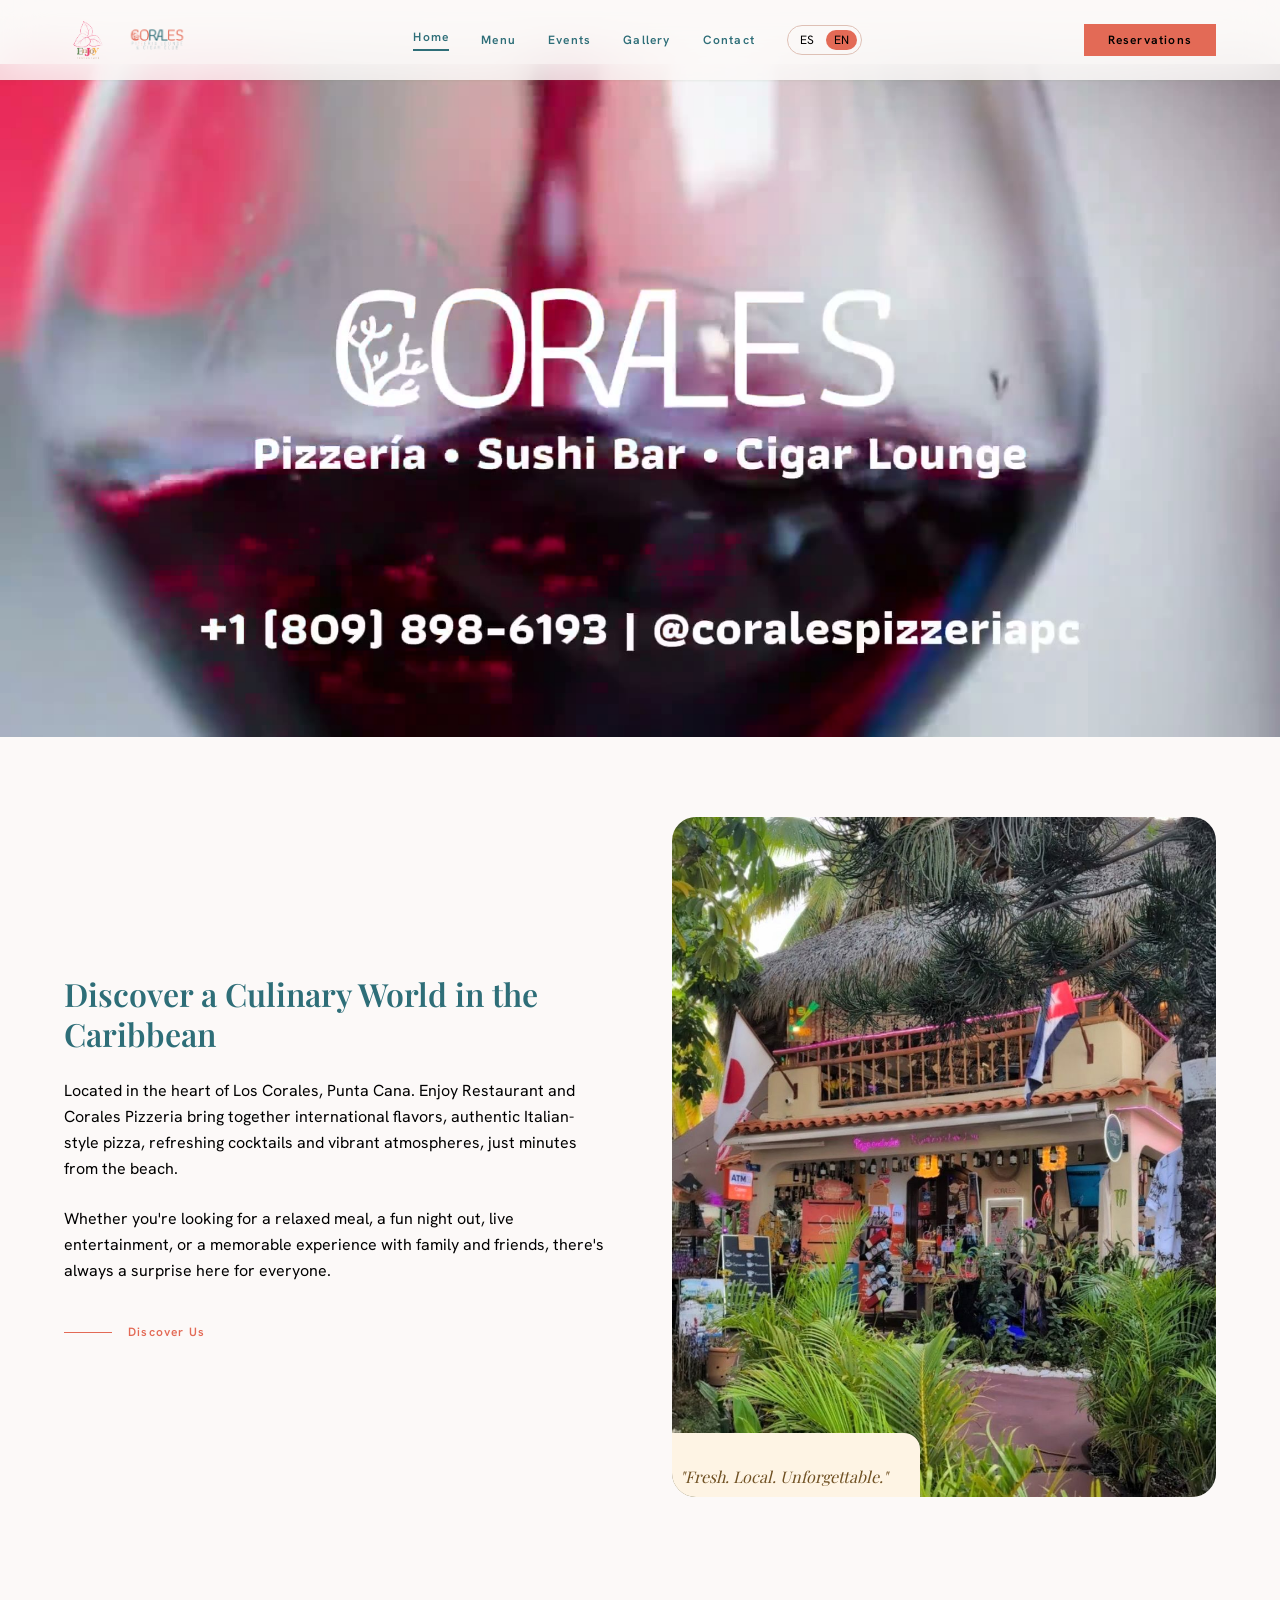
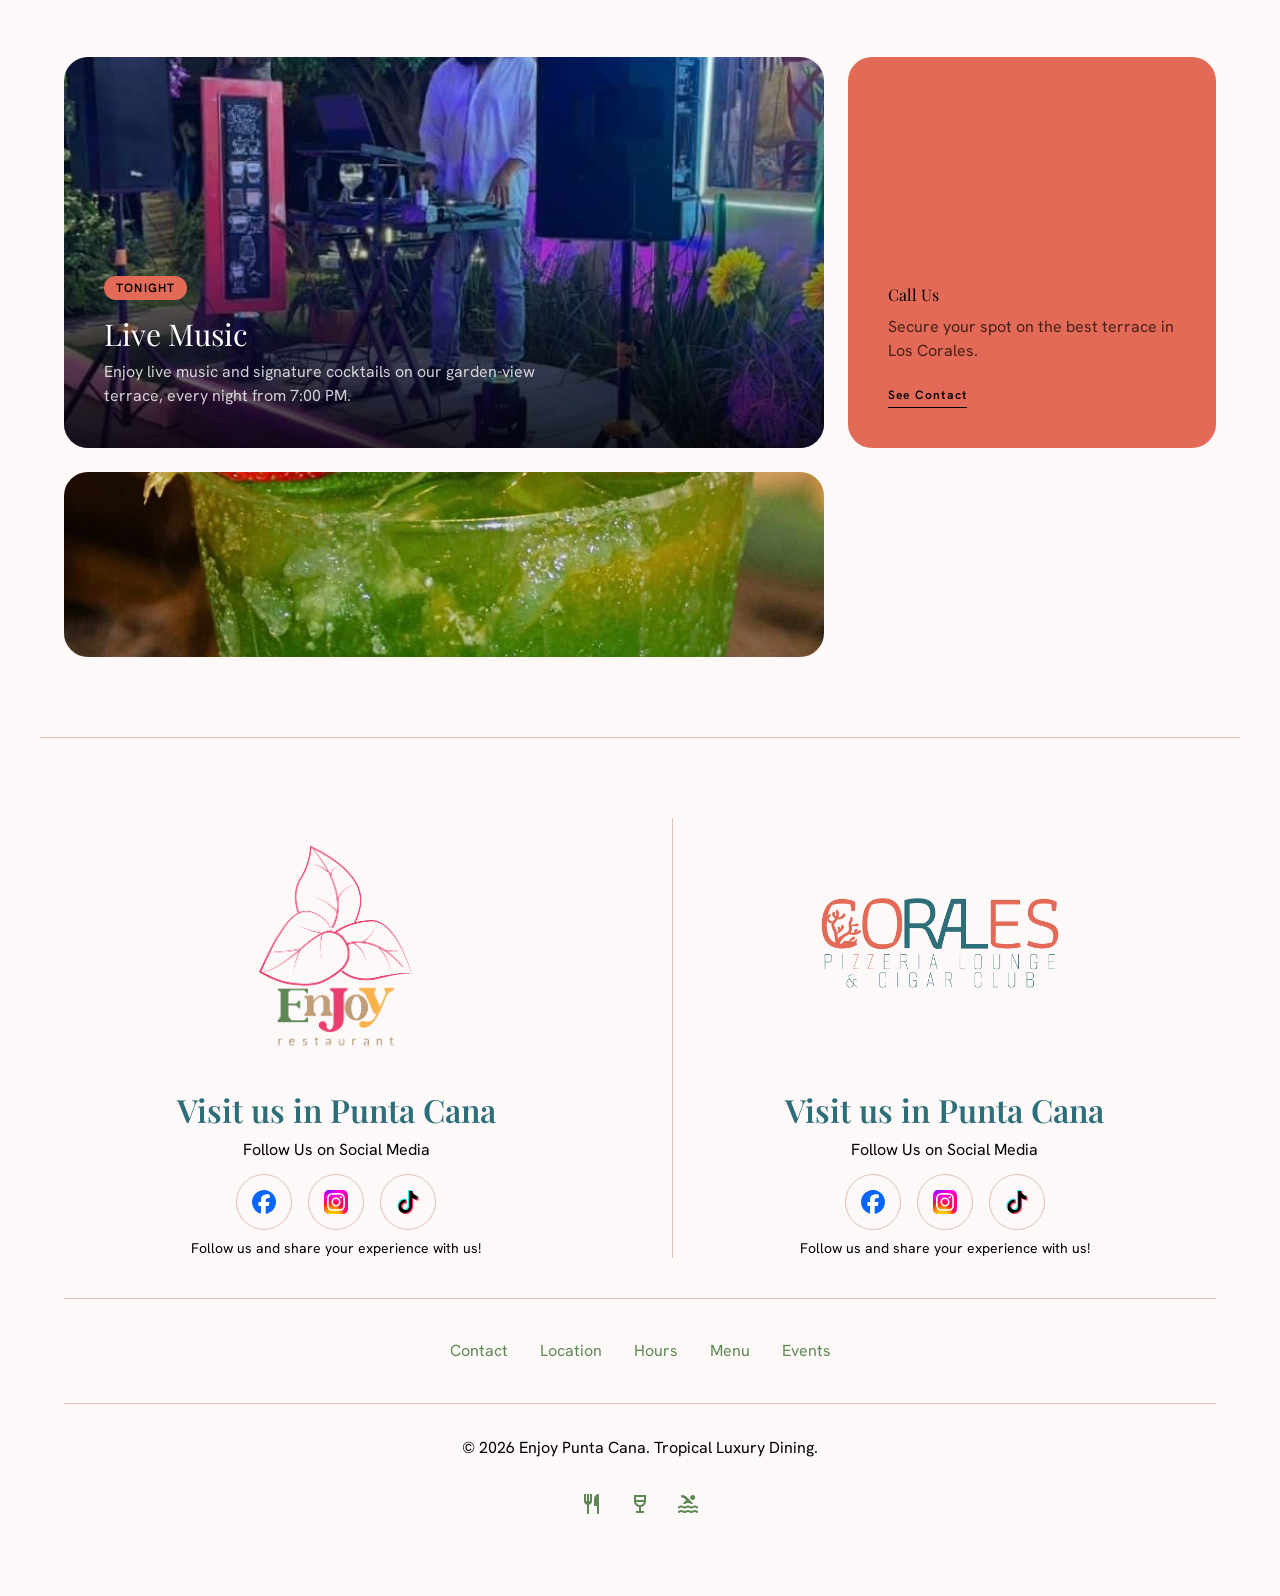
<file: index.html>
<!DOCTYPE html>
<html class="scroll-smooth" lang="es" data-i18n-title="meta.title.home" data-i18n-description="meta.desc.home">
<head>
  <meta charset="utf-8" />
  <meta name="viewport" content="width=device-width, initial-scale=1.0" />
  <title>Enjoy Punta Cana | Tropical Luxury Dining</title>
  <meta name="description" content="Enjoy PC Restaurante en Los Corales, Bávaro: cocina italiana, caribeña e internacional frente al Caribe. Terraza, música en vivo y sabor tropical." />

  <meta property="og:type" content="restaurant.restaurant" />
  <meta property="og:title" content="Enjoy Punta Cana | Tropical Luxury Dining" />
  <meta property="og:description" content="Cocina italiana, caribeña e internacional en Los Corales, Bávaro. Terraza, música en vivo y sabor tropical." />
  <meta property="og:image" content="img/ambiente/hero-terraza-noche.jpg" />
  <meta property="og:locale" content="es_DO" />
  <meta name="twitter:card" content="summary_large_image" />

  <link rel="icon" href="img/logo/enjoy-logo.png" type="image/png" />
  <link rel="canonical" href="https://enjoypcrestaurante.com/" />

  <script src="js/tailwind-cdn.js"></script>
  <link rel="stylesheet" href="css/fonts.css" />
  <script src="js/tailwind-config.js"></script>
  <link rel="stylesheet" href="css/styles.css" />

  <script type="application/ld+json">
  {
    "@context": "https://schema.org",
    "@type": "Restaurant",
    "name": "Enjoy PC Restaurante",
    "image": "img/ambiente/hero-terraza-noche.jpg",
    "servesCuisine": ["Italian", "Caribbean", "International"],
    "priceRange": "$$-$$$",
    "telephone": "+1-809-898-6193",
    "address": {
      "@type": "PostalAddress",
      "streetAddress": "C. Residencial Los Corales",
      "addressLocality": "Bávaro, Punta Cana",
      "postalCode": "23301",
      "addressCountry": "DO"
    },
    "openingHoursSpecification": {
      "@type": "OpeningHoursSpecification",
      "dayOfWeek": ["Monday", "Tuesday", "Wednesday", "Thursday", "Friday", "Saturday", "Sunday"],
      "opens": "07:00",
      "closes": "23:00"
    },
    "aggregateRating": {
      "@type": "AggregateRating",
      "ratingValue": "4.3",
      "reviewCount": "46"
    },
    "sameAs": [
      "https://www.instagram.com/enjoypcrestaurante/",
      "https://www.facebook.com/profile.php?id=61561738400019"
    ]
  }
  </script>
</head>
<body class="bg-surface text-on-surface">
  <!-- TopNavBar -->
  <nav class="fixed top-0 left-0 w-full z-50 bg-surface/80 backdrop-blur-xl shadow-sm shadow-secondary/10 transition-colors">
    <div class="flex justify-between items-center px-gutter py-3 max-w-container-max mx-auto">
      <a href="index.html" class="flex items-center gap-3">
        <img src="img/logo/enjoy-logo.png" alt="Enjoy Punta Cana" class="h-12 w-12 rounded-full" width="48" height="48" />
        <img src="img/logo/corales-logo.png" alt="Corales Pizzeria Lounge &amp; Cigar Club" class="h-10 sm:h-14 w-auto" width="150" height="124" />
      </a>

      <div class="hidden md:flex items-center gap-8">
        <a class="font-label-caps text-label-caps text-title border-b-2 border-title pb-1" href="index.html" data-i18n="nav.home">Inicio</a>
        <a class="font-label-caps text-label-caps text-title hover:text-primary transition-colors" href="menu.html" data-i18n="nav.menu">Menú</a>
        <a class="font-label-caps text-label-caps text-title hover:text-primary transition-colors" href="eventos.html" data-i18n="nav.events">Eventos</a>
        <a class="font-label-caps text-label-caps text-title hover:text-primary transition-colors" href="galeria.html" data-i18n="nav.gallery">Galería</a>
        <a class="font-label-caps text-label-caps text-title hover:text-primary transition-colors" href="contacto.html" data-i18n="nav.contact">Contacto</a>
        <div class="flex items-center gap-1 border border-outline-variant rounded-full px-1 py-1">
          <button data-lang-toggle="es" class="px-2 py-0.5 text-xs font-label-caps rounded-full aria-pressed:bg-primary aria-pressed:text-black transition-colors" aria-label="Español">ES</button>
          <button data-lang-toggle="en" class="px-2 py-0.5 text-xs font-label-caps rounded-full aria-pressed:bg-primary aria-pressed:text-black transition-colors" aria-label="English">EN</button>
        </div>
      </div>

      <div class="flex items-center gap-3 md:hidden">
        <div class="flex items-center gap-1 border border-outline-variant rounded-full px-1 py-1">
          <button data-lang-toggle="es" class="px-2 py-0.5 text-xs font-label-caps rounded-full aria-pressed:bg-primary aria-pressed:text-black transition-colors" aria-label="Español">ES</button>
          <button data-lang-toggle="en" class="px-2 py-0.5 text-xs font-label-caps rounded-full aria-pressed:bg-primary aria-pressed:text-black transition-colors" aria-label="English">EN</button>
        </div>
        <button id="mobile-menu-toggle" aria-expanded="false" aria-controls="mobile-menu" class="text-primary">
          <span class="material-symbols-outlined">menu</span>
        </button>
      </div>

      <a href="tel:+18098986193" class="hidden md:block bg-primary text-on-primary px-6 py-2 font-label-caps text-label-caps hover:opacity-80 transition-all duration-200" data-i18n="nav.call">Reservaciones</a>
    </div>
  </nav>

  <div id="mobile-menu" class="hidden fixed top-[64px] left-0 w-full z-40 bg-surface shadow-lg md:hidden">
    <div class="flex flex-col p-gutter gap-4">
      <a class="font-label-caps text-label-caps text-title" href="index.html" data-i18n="nav.home">Inicio</a>
      <!-- Enlace del navbar (Menú): apunta a menu.html, que ahora muestra el menú real desde Supabase. -->
      <a class="font-label-caps text-label-caps text-title" href="menu.html" data-i18n="nav.menu">Menú</a>
      <a class="font-label-caps text-label-caps text-title" href="eventos.html" data-i18n="nav.events">Eventos</a>
      <a class="font-label-caps text-label-caps text-title" href="galeria.html" data-i18n="nav.gallery">Galería</a>
      <a class="font-label-caps text-label-caps text-title" href="contacto.html" data-i18n="nav.contact">Contacto</a>
      <a href="tel:+18098986193" class="bg-primary text-on-primary px-6 py-3 text-center font-label-caps text-label-caps" data-i18n="nav.call">Reservaciones</a>
    </div>
  </div>

  <main>
    <!-- El video es panorámico (1920x1010, ~1.9:1). Se muestra a su proporción
         natural (sin forzar h-screen ni fondo de relleno detrás) para que se
         vea siempre completo y nunca tape el contenido de la sección siguiente.
         pt-16 empuja el video debajo del nav fijo (64px de alto) en vez de
         dejar que lo tape por arriba. -->
    <div class="relative w-full overflow-hidden pt-16">
      <video class="w-full h-auto block md:transition-transform md:duration-[10000ms] md:hover:scale-110" autoplay muted loop playsinline preload="auto" poster="img/ambiente/hero-promo-poster.jpg">
        <source src="img/ambiente/hero-promo-web.mp4" type="video/mp4" />
      </video>
    </div>

    <!-- Welcome Message Section -->
    <section id="experiencia" class="py-section-gap px-gutter max-w-container-max mx-auto bg-surface">
      <div class="grid grid-cols-1 md:grid-cols-2 gap-16 items-center">
        <div class="space-y-6">
          <h2 class="font-headline-md text-headline-md text-title" data-i18n="welcome.eyebrow2">Descubre un mundo gastronómico en el Caribe</h2>
          <p class="font-body-md text-on-surface-variant leading-relaxed" data-i18n="welcome.body2">
            Ubicados en el corazón de Los Corales, Punta Cana. Enjoy Restaurant y Corales Pizzeria reúnen sabores internacionales, auténtica pizza al estilo italiano, cócteles refrescantes y ambientes vibrantes, a solo minutos de la playa.
          </p>
          <p class="font-body-md text-on-surface-variant leading-relaxed" data-i18n="welcome.body3">
            Ya sea que busques una comida relajada, una noche divertida, entretenimiento en vivo o una experiencia memorable con familiares y amigos, aquí siempre hay una sorpresa para todos.
          </p>
          <div class="pt-4">
            <a href="menu.html" class="flex items-center gap-4 group cursor-pointer w-fit">
              <span class="w-12 h-px bg-primary transition-all group-hover:w-20"></span>
              <span class="font-label-caps text-label-caps text-primary" data-i18n="welcome.explore">Descúbrenos</span>
            </a>
          </div>
        </div>
        <div class="relative group overflow-hidden rounded-2xl">
          <div class="aspect-[4/5] bg-cover bg-center shadow-2xl transition-transform duration-700 group-hover:scale-105" style="background-image: url('img/ambiente/restaurante.jpeg')"></div>
          <div class="absolute -bottom-6 -left-6 bg-tertiary-fixed p-8 rounded-xl hidden md:block">
            <p class="font-headline-sm italic text-on-tertiary-fixed-variant" data-i18n="welcome.quote">"Fresco. Local. Inolvidable."</p>
          </div>
        </div>
      </div>
    </section>

    <!-- Bento Grid Quick Links -->
    <section class="py-section-gap px-gutter max-w-container-max mx-auto">
      <div class="grid grid-cols-1 md:grid-cols-12 gap-6 h-auto md:h-[600px]">
        <!-- Eventos de Hoy — la tarjeta entera es el enlace (mismo patrón que
             la de Galería, abajo), en vez de llevar un botón dentro. -->
        <a href="eventos.html" class="md:col-span-8 relative overflow-hidden group block rounded-2xl min-h-[320px] md:min-h-0">
          <div class="absolute inset-0 bg-cover bg-center transition-transform duration-700 group-hover:scale-110" style="background-image: url('img/ambiente/musica-vivo.jpg')"></div>
          <div class="absolute inset-0 bg-gradient-to-t from-black/80 via-black/20 to-transparent"></div>
          <div class="absolute bottom-0 left-0 p-10">
            <div class="inline-block bg-primary text-black px-3 py-1 rounded-full font-label-caps text-label-caps mb-4" data-i18n="bento.events.badge">HOY</div>
            <h3 class="font-headline-md text-white text-3xl mb-2" data-i18n="bento.events.title">Música en Vivo</h3>
            <p class="text-white/80 font-body-md max-w-md" data-i18n="bento.events.body">Disfruta de música en vivo y coctelería de autor en nuestra terraza frente al jardín, todas las noches desde las 7:00 PM.</p>
          </div>
        </a>

        <!-- Reservations Small -->
        <div class="md:col-span-4 bg-primary text-black p-10 flex flex-col justify-end rounded-2xl">
          <h4 class="font-headline-sm mb-2" data-i18n="bento.reserve.title">Llámanos</h4>
          <p class="font-body-md text-black/70 mb-6" data-i18n="bento.reserve.body">Asegura tu lugar en la mejor terraza de Los Corales.</p>
          <a class="font-label-caps text-label-caps border-b border-black self-start pb-1 hover:opacity-70" href="contacto.html" data-i18n="bento.reserve.cta">Ver Contacto</a>
        </div>

        <!-- Gallery Small -->
        <a href="galeria.html" class="md:col-span-8 relative group overflow-hidden block rounded-2xl min-h-[220px] md:min-h-0">
          <div class="absolute inset-0 bg-cover bg-center transition-transform duration-700 group-hover:scale-110" style="background-image: url('img/platos/coctel-verde.jpg')"></div>
          <div class="absolute inset-0 bg-black/10 group-hover:bg-black/30 transition-all"></div>
        </a>
      </div>
    </section>

  </main>

  <!-- Footer -->
  <footer class="w-full max-w-container-max mx-auto px-gutter pt-section-gap pb-section-gap border-t border-outline-variant flex flex-col items-center">

    <!-- Fila superior: logo/nombre a la izquierda, comunidad/redes a la derecha, separados por una línea central (concepto tomado de la Guía Michelin) -->
    <div class="w-full grid grid-cols-1 md:grid-cols-2 divide-y md:divide-y-0 md:divide-x divide-outline-variant gap-y-10 md:gap-x-16 mb-10">
      <div class="flex flex-col items-center text-center">
        <img src="img/logo/enjoy-logo.png" alt="Enjoy Punta Cana" class="h-64 w-64 rounded-full mb-4" width="256" height="256" loading="lazy" />
        <div class="font-display-lg text-headline-md text-title mb-2" data-i18n="footer.visitUs">Visítanos en Punta Cana</div>
        <p class="text-on-surface-variant font-body-md" data-i18n="footer.followUs">Síguenos por las Redes</p>
        <div class="flex items-center justify-center gap-4 mt-3">
          <a href="https://www.facebook.com/enjoypcrestaurante?rdid=e5488H2zXwt14lrX&amp;share_url=https%3A%2F%2Fwww.facebook.com%2Fshare%2F19FNHCXddt%2F#" target="_blank" rel="noopener" aria-label="Facebook" class="w-14 h-14 rounded-full border border-outline-variant flex items-center justify-center hover:bg-primary hover:border-primary transition-all">
            <img src="img/icons/facebook.svg" alt="" class="w-6 h-6" width="24" height="24" loading="lazy" />
          </a>
          <a href="https://www.instagram.com/enjoypcrestaurante?igsi=MWh4YTR0cHdidXdnOA%3D%3D" target="_blank" rel="noopener" aria-label="Instagram" class="w-14 h-14 rounded-full border border-outline-variant flex items-center justify-center hover:bg-primary hover:border-primary transition-all">
            <img src="img/icons/instagram.svg" alt="" class="w-6 h-6" width="24" height="24" loading="lazy" />
          </a>
          <a href="https://www.tiktok.com/@enjoy.pcrestaurant?_r=1&amp;_t=ZS-99AKoTUFnCX" target="_blank" rel="noopener" aria-label="TikTok" class="w-14 h-14 rounded-full border border-outline-variant flex items-center justify-center hover:bg-primary hover:border-primary transition-all">
            <img src="img/icons/tiktok.svg" alt="" class="w-6 h-6" width="24" height="24" loading="lazy" />
          </a>
        </div>
        <p class="text-on-surface-variant font-body-md text-sm mt-2" data-i18n="footer.shareExperience">¡Síguenos y comparte tu experiencia con nosotros!</p>
      </div>

      <div class="flex flex-col items-center text-center justify-center pt-10 md:pt-0">
        <img src="img/logo/corales-logo.png" alt="Corales Pizzeria Lounge &amp; Cigar Club" class="h-64 w-auto mb-4" width="256" height="211" loading="lazy" />
        <div class="font-display-lg text-headline-md text-title mb-2" data-i18n="footer.visitUs">Visítanos en Punta Cana</div>
        <p class="text-on-surface-variant font-body-md" data-i18n="footer.followUs">Síguenos por las Redes</p>
        <div class="flex items-center justify-center gap-4 mt-3">
          <a href="https://www.facebook.com/share/1DZH4Eiov3/" target="_blank" rel="noopener" aria-label="Facebook" class="w-14 h-14 rounded-full border border-outline-variant flex items-center justify-center hover:bg-primary hover:border-primary transition-all">
            <img src="img/icons/facebook.svg" alt="" class="w-6 h-6" width="24" height="24" loading="lazy" />
          </a>
          <a href="https://www.instagram.com/coralespizzeriapc?igsi=MWd2b2NpMHhsbGxzYw==" target="_blank" rel="noopener" aria-label="Instagram" class="w-14 h-14 rounded-full border border-outline-variant flex items-center justify-center hover:bg-primary hover:border-primary transition-all">
            <img src="img/icons/instagram.svg" alt="" class="w-6 h-6" width="24" height="24" loading="lazy" />
          </a>
          <a href="https://www.tiktok.com/@coralespizzeriapc1?_r=1&amp;_t=ZS-99AKrLEEXMi" target="_blank" rel="noopener" aria-label="TikTok" class="w-14 h-14 rounded-full border border-outline-variant flex items-center justify-center hover:bg-primary hover:border-primary transition-all">
            <img src="img/icons/tiktok.svg" alt="" class="w-6 h-6" width="24" height="24" loading="lazy" />
          </a>
        </div>
        <p class="text-on-surface-variant font-body-md text-sm mt-2" data-i18n="footer.shareExperience">¡Síguenos y comparte tu experiencia con nosotros!</p>
      </div>
    </div>

    <div class="w-full h-px bg-outline-variant mb-10"></div>

    <div class="flex flex-wrap justify-center gap-8 mb-10">
      <a class="font-body-md text-secondary hover:underline decoration-primary underline-offset-4 transition-all" href="contacto.html" data-i18n="footer.contact">Contacto</a>
      <a class="font-body-md text-secondary hover:underline decoration-primary underline-offset-4 transition-all" href="contacto.html#ubicacion" data-i18n="footer.location">Ubicación</a>
      <a class="font-body-md text-secondary hover:underline decoration-primary underline-offset-4 transition-all" href="contacto.html#horarios" data-i18n="footer.hours">Horarios</a>
      <a class="font-body-md text-secondary hover:underline decoration-primary underline-offset-4 transition-all" href="menu.html" data-i18n="nav.menu">Menú</a>
      <a class="font-body-md text-secondary hover:underline decoration-primary underline-offset-4 transition-all" href="eventos.html" data-i18n="nav.events">Eventos</a>
    </div>
    <div class="w-full h-px bg-outline-variant mb-8"></div>
    <p class="font-body-md text-on-surface-variant">
      © <span data-current-year>2026</span> Enjoy Punta Cana.  <span data-i18n="footer.tagline">Tropical Luxury Dining</span>.
    </p>
    <div class="mt-8 flex gap-6 text-secondary">
      <span class="material-symbols-outlined">restaurant</span>
      <span class="material-symbols-outlined">wine_bar</span>
      <span class="material-symbols-outlined">pool</span>
    </div>
  </footer>

  <script src="js/supabase-config.js"></script>
  <!-- Rescata el contacto que el portal WiFi no pudo guardar (llega en el
       fragmento de la URL). Solo aquí: es la página a la que redirige el
       Hotspot tras conceder la red. -->
  <script src="js/lead-capture.js"></script>
  <script src="js/data-source.js"></script>
  <script src="js/i18n.js"></script>
  <script src="js/main.js"></script>
</body>
</html>
</file>
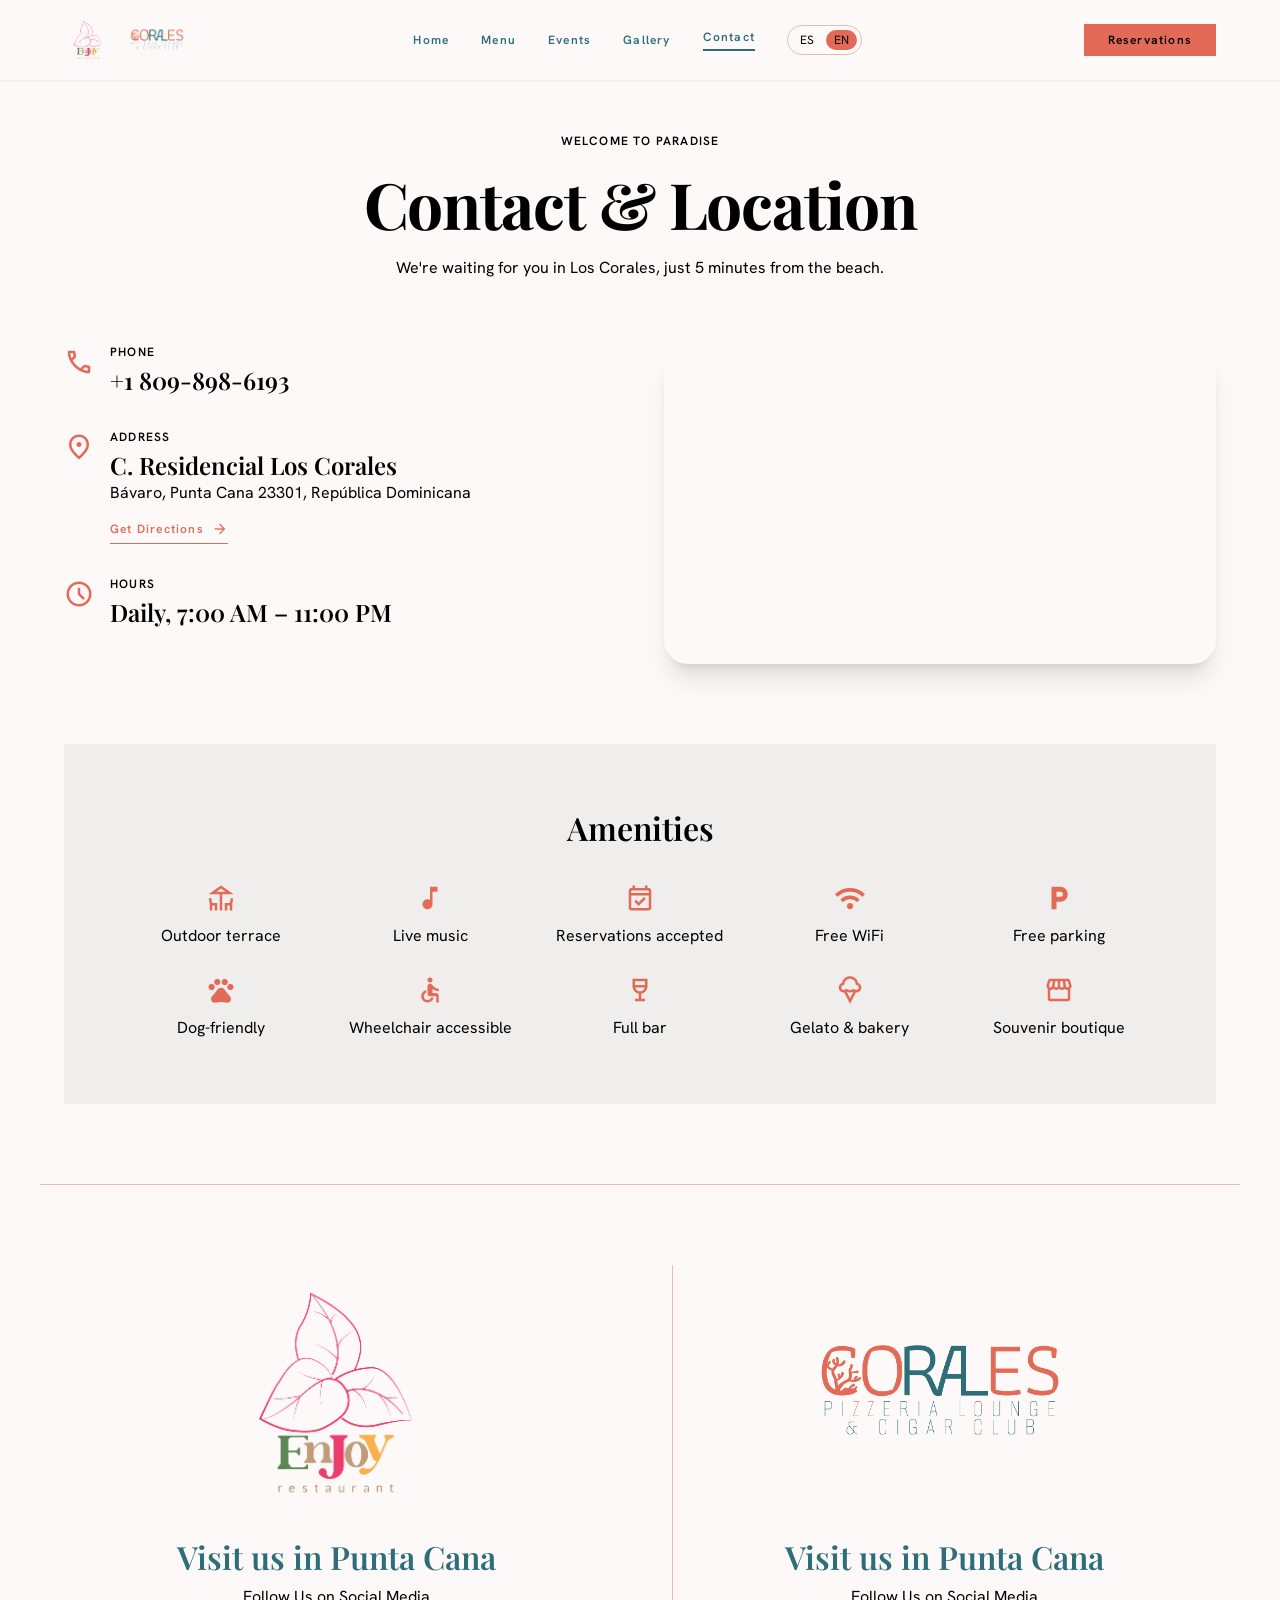
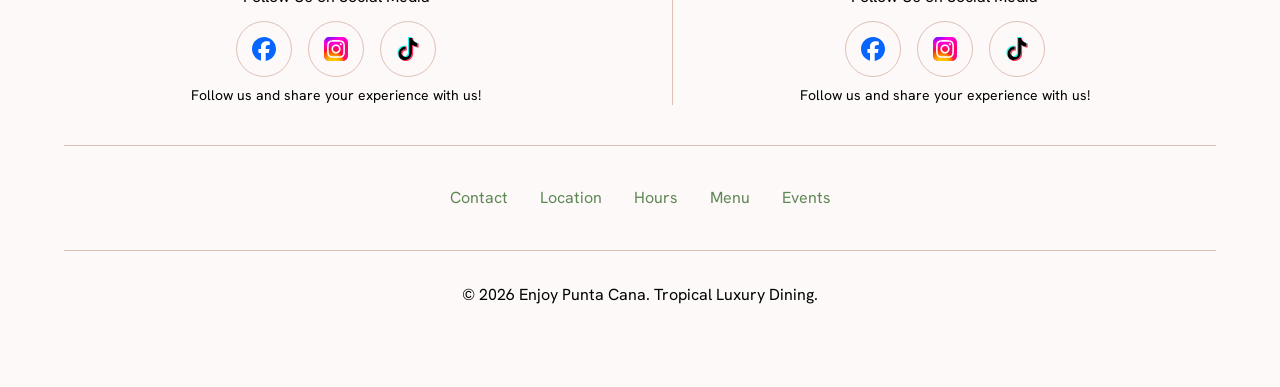
<file: contacto.html>
<!DOCTYPE html>
<html class="scroll-smooth" lang="es" data-i18n-title="contact.page.title">
<head>
  <meta charset="utf-8" />
  <meta name="viewport" content="width=device-width, initial-scale=1.0" />
  <title>Contacto | Enjoy Punta Cana</title>
  <meta name="description" content="Contacta Enjoy PC Restaurante en Los Corales, Bávaro, Punta Cana. Teléfono, horarios, ubicación y servicios." />

  <meta property="og:type" content="website" />
  <meta property="og:title" content="Contacto | Enjoy Punta Cana" />
  <meta property="og:image" content="img/ambiente/hero-terraza-noche.jpg" />

  <link rel="icon" href="img/logo/enjoy-logo.png" type="image/png" />

  <script src="js/tailwind-cdn.js"></script>
  <link rel="stylesheet" href="css/fonts.css" />
  <script src="js/tailwind-config.js"></script>
  <link rel="stylesheet" href="css/styles.css" />
</head>
<body class="bg-surface text-on-surface">
  <!-- TopNavBar -->
  <nav class="fixed top-0 left-0 w-full z-50 bg-surface/80 backdrop-blur-xl shadow-sm shadow-secondary/10 transition-colors">
    <div class="flex justify-between items-center px-gutter py-3 max-w-container-max mx-auto">
      <a href="index.html" class="flex items-center gap-3">
        <img src="img/logo/enjoy-logo.png" alt="Enjoy Punta Cana" class="h-12 w-12 rounded-full" width="48" height="48" />
        <img src="img/logo/corales-logo.png" alt="Corales Pizzeria Lounge &amp; Cigar Club" class="h-10 sm:h-14 w-auto" width="150" height="124" />
      </a>

      <div class="hidden md:flex items-center gap-8">
        <a class="font-label-caps text-label-caps text-title hover:text-primary transition-colors" href="index.html" data-i18n="nav.home">Inicio</a>
        <!-- Enlace del navbar (Menú): apunta a menu.html, que ahora muestra el menú real desde Supabase. -->
        <a class="font-label-caps text-label-caps text-title hover:text-primary transition-colors" href="menu.html" data-i18n="nav.menu">Menú</a>
        <a class="font-label-caps text-label-caps text-title hover:text-primary transition-colors" href="eventos.html" data-i18n="nav.events">Eventos</a>
        <a class="font-label-caps text-label-caps text-title hover:text-primary transition-colors" href="galeria.html" data-i18n="nav.gallery">Galería</a>
        <a class="font-label-caps text-label-caps text-title border-b-2 border-title pb-1" href="contacto.html" data-i18n="nav.contact">Contacto</a>
        <div class="flex items-center gap-1 border border-outline-variant rounded-full px-1 py-1">
          <button data-lang-toggle="es" class="px-2 py-0.5 text-xs font-label-caps rounded-full aria-pressed:bg-primary aria-pressed:text-black transition-colors" aria-label="Español">ES</button>
          <button data-lang-toggle="en" class="px-2 py-0.5 text-xs font-label-caps rounded-full aria-pressed:bg-primary aria-pressed:text-black transition-colors" aria-label="English">EN</button>
        </div>
      </div>

      <div class="flex items-center gap-3 md:hidden">
        <div class="flex items-center gap-1 border border-outline-variant rounded-full px-1 py-1">
          <button data-lang-toggle="es" class="px-2 py-0.5 text-xs font-label-caps rounded-full aria-pressed:bg-primary aria-pressed:text-black transition-colors" aria-label="Español">ES</button>
          <button data-lang-toggle="en" class="px-2 py-0.5 text-xs font-label-caps rounded-full aria-pressed:bg-primary aria-pressed:text-black transition-colors" aria-label="English">EN</button>
        </div>
        <button id="mobile-menu-toggle" aria-expanded="false" aria-controls="mobile-menu" class="text-primary">
          <span class="material-symbols-outlined">menu</span>
        </button>
      </div>

      <a href="tel:+18098986193" class="hidden md:block bg-primary text-on-primary px-6 py-2 font-label-caps text-label-caps hover:opacity-80 transition-all duration-200" data-i18n="nav.call">Reservaciones</a>
    </div>
  </nav>

  <div id="mobile-menu" class="hidden fixed top-[64px] left-0 w-full z-40 bg-surface shadow-lg md:hidden">
    <div class="flex flex-col p-gutter gap-4">
      <a class="font-label-caps text-label-caps text-title" href="index.html" data-i18n="nav.home">Inicio</a>
      <a class="font-label-caps text-label-caps text-title" href="menu.html" data-i18n="nav.menu">Menú</a>
      <a class="font-label-caps text-label-caps text-title" href="eventos.html" data-i18n="nav.events">Eventos</a>
      <a class="font-label-caps text-label-caps text-title" href="galeria.html" data-i18n="nav.gallery">Galería</a>
      <a class="font-label-caps text-label-caps text-title" href="contacto.html" data-i18n="nav.contact">Contacto</a>
      <a href="tel:+18098986193" class="bg-primary text-on-primary px-6 py-3 text-center font-label-caps text-label-caps" data-i18n="nav.call">Reservaciones</a>
    </div>
  </div>

  <main class="pt-32 pb-section-gap px-gutter max-w-container-max mx-auto">
    <header class="text-center mb-16">
      <span class="font-label-caps text-label-caps text-on-surface-variant tracking-widest uppercase" data-i18n="welcome.eyebrow">Bienvenido al Paraíso</span>
      <h1 class="font-display-lg text-display-lg-mobile md:text-display-lg text-on-surface mt-4 mb-4" data-i18n="contact.page.title">Contacto y Ubicación</h1>
      <p class="font-body-lg text-on-surface-variant max-w-2xl mx-auto" data-i18n="contact.page.subtitle">Te esperamos en Los Corales, a solo 5 minutos de la playa.</p>
    </header>

    <div class="grid grid-cols-1 md:grid-cols-2 gap-12 mb-section-gap">
      <!-- Contact details -->
      <div class="space-y-8">
        <div class="flex items-start gap-4">
          <span class="material-symbols-outlined text-primary text-3xl">call</span>
          <div>
            <h2 class="font-label-caps text-label-caps text-on-surface-variant uppercase mb-1" data-i18n="contact.phone">Teléfono</h2>
            <a href="tel:+18098986193" class="font-headline-sm text-headline-sm text-on-surface hover:text-primary transition-colors">+1 809-898-6193</a>
          </div>
        </div>

        <div id="ubicacion" class="flex items-start gap-4">
          <span class="material-symbols-outlined text-primary text-3xl">location_on</span>
          <div>
            <h2 class="font-label-caps text-label-caps text-on-surface-variant uppercase mb-1" data-i18n="contact.address">Dirección</h2>
            <p class="font-headline-sm text-headline-sm text-on-surface">C. Residencial Los Corales</p>
            <p class="font-body-md text-on-surface-variant">Bávaro, Punta Cana 23301, República Dominicana</p>
            <a href="https://www.google.com/maps/search/?api=1&query=Enjoy+PC+Restaurante+Los+Corales+Bavaro+Punta+Cana" target="_blank" rel="noopener" class="inline-flex items-center gap-2 mt-3 font-label-caps text-label-caps text-primary border-b border-primary pb-0.5 w-fit">
              <span data-i18n="contact.map.cta">Cómo llegar</span>
              <span class="material-symbols-outlined text-base">arrow_forward</span>
            </a>
          </div>
        </div>

        <div id="horarios" class="flex items-start gap-4">
          <span class="material-symbols-outlined text-primary text-3xl">schedule</span>
          <div>
            <h2 class="font-label-caps text-label-caps text-on-surface-variant uppercase mb-1" data-i18n="contact.hours">Horario</h2>
            <p class="font-headline-sm text-headline-sm text-on-surface" data-i18n="contact.hours.value">Todos los días, 7:00 AM – 11:00 PM</p>
          </div>
        </div>

      </div>

      <!-- Map -->
      <div class="h-full min-h-[320px] overflow-hidden shadow-xl rounded-2xl">
        <iframe
          title="Ubicación de Enjoy PC Restaurante"
          src="https://www.google.com/maps?q=Enjoy+PC+Restaurante+Los+Corales+Bavaro+Punta+Cana&output=embed"
          width="100%"
          height="100%"
          class="border-0 min-h-[320px]"
          loading="lazy"
          referrerpolicy="no-referrer-when-downgrade"
        ></iframe>
      </div>
    </div>

    <!-- Services -->
    <section class="bg-surface-container p-10 md:p-16">
      <h2 class="font-headline-md text-headline-md text-on-surface mb-8 text-center" data-i18n="contact.services.title">Servicios</h2>
      <div class="grid grid-cols-2 md:grid-cols-5 gap-6 text-center">
        <div class="flex flex-col items-center gap-2">
          <span class="material-symbols-outlined text-primary text-3xl">deck</span>
          <span class="font-body-md text-on-surface-variant" data-i18n="contact.services.1">Terraza exterior</span>
        </div>
        <div class="flex flex-col items-center gap-2">
          <span class="material-symbols-outlined text-primary text-3xl">music_note</span>
          <span class="font-body-md text-on-surface-variant" data-i18n="contact.services.2">Música en vivo</span>
        </div>
        <div class="flex flex-col items-center gap-2">
          <span class="material-symbols-outlined text-primary text-3xl">event_available</span>
          <span class="font-body-md text-on-surface-variant" data-i18n="contact.services.3">Se aceptan reservas</span>
        </div>
        <div class="flex flex-col items-center gap-2">
          <span class="material-symbols-outlined text-primary text-3xl">wifi</span>
          <span class="font-body-md text-on-surface-variant" data-i18n="contact.services.4">WiFi gratis</span>
        </div>
        <div class="flex flex-col items-center gap-2">
          <span class="material-symbols-outlined text-primary text-3xl">local_parking</span>
          <span class="font-body-md text-on-surface-variant" data-i18n="contact.services.5">Parking gratuito</span>
        </div>
        <div class="flex flex-col items-center gap-2">
          <span class="material-symbols-outlined text-primary text-3xl">pets</span>
          <span class="font-body-md text-on-surface-variant" data-i18n="contact.services.6">Dog-friendly</span>
        </div>
        <div class="flex flex-col items-center gap-2">
          <span class="material-symbols-outlined text-primary text-3xl">accessible</span>
          <span class="font-body-md text-on-surface-variant" data-i18n="contact.services.7">Accesible</span>
        </div>
        <div class="flex flex-col items-center gap-2">
          <span class="material-symbols-outlined text-primary text-3xl">wine_bar</span>
          <span class="font-body-md text-on-surface-variant" data-i18n="contact.services.8">Bar completo</span>
        </div>
        <div class="flex flex-col items-center gap-2">
          <span class="material-symbols-outlined text-primary text-3xl">icecream</span>
          <span class="font-body-md text-on-surface-variant" data-i18n="contact.services.9">Gelatería y panadería</span>
        </div>
        <div class="flex flex-col items-center gap-2">
          <span class="material-symbols-outlined text-primary text-3xl">storefront</span>
          <span class="font-body-md text-on-surface-variant" data-i18n="contact.services.10">Boutique</span>
        </div>
      </div>
    </section>
  </main>

  <!-- Footer -->
  <footer class="w-full max-w-container-max mx-auto px-gutter pt-section-gap pb-section-gap border-t border-outline-variant flex flex-col items-center">

    <!-- Fila superior: logo/nombre a la izquierda, comunidad/redes a la derecha, separados por una línea central (concepto tomado de la Guía Michelin) -->
    <div class="w-full grid grid-cols-1 md:grid-cols-2 divide-y md:divide-y-0 md:divide-x divide-outline-variant gap-y-10 md:gap-x-16 mb-10">
      <div class="flex flex-col items-center text-center">
        <img src="img/logo/enjoy-logo.png" alt="Enjoy Punta Cana" class="h-64 w-64 rounded-full mb-4" width="256" height="256" loading="lazy" />
        <div class="font-display-lg text-headline-md text-title mb-2" data-i18n="footer.visitUs">Visítanos en Punta Cana</div>
        <p class="text-on-surface-variant font-body-md" data-i18n="footer.followUs">Síguenos por las Redes</p>
        <div class="flex items-center justify-center gap-4 mt-3">
          <a href="https://www.facebook.com/enjoypcrestaurante?rdid=e5488H2zXwt14lrX&amp;share_url=https%3A%2F%2Fwww.facebook.com%2Fshare%2F19FNHCXddt%2F#" target="_blank" rel="noopener" aria-label="Facebook" class="w-14 h-14 rounded-full border border-outline-variant flex items-center justify-center hover:bg-primary hover:border-primary transition-all">
            <img src="img/icons/facebook.svg" alt="" class="w-6 h-6" width="24" height="24" loading="lazy" />
          </a>
          <a href="https://www.instagram.com/enjoypcrestaurante?igsi=MWh4YTR0cHdidXdnOA%3D%3D" target="_blank" rel="noopener" aria-label="Instagram" class="w-14 h-14 rounded-full border border-outline-variant flex items-center justify-center hover:bg-primary hover:border-primary transition-all">
            <img src="img/icons/instagram.svg" alt="" class="w-6 h-6" width="24" height="24" loading="lazy" />
          </a>
          <a href="https://www.tiktok.com/@enjoy.pcrestaurant?_r=1&amp;_t=ZS-99AKoTUFnCX" target="_blank" rel="noopener" aria-label="TikTok" class="w-14 h-14 rounded-full border border-outline-variant flex items-center justify-center hover:bg-primary hover:border-primary transition-all">
            <img src="img/icons/tiktok.svg" alt="" class="w-6 h-6" width="24" height="24" loading="lazy" />
          </a>
        </div>
        <p class="text-on-surface-variant font-body-md text-sm mt-2" data-i18n="footer.shareExperience">¡Síguenos y comparte tu experiencia con nosotros!</p>
      </div>

      <div class="flex flex-col items-center text-center justify-center pt-10 md:pt-0">
        <img src="img/logo/corales-logo.png" alt="Corales Pizzeria Lounge &amp; Cigar Club" class="h-64 w-auto mb-4" width="256" height="211" loading="lazy" />
        <div class="font-display-lg text-headline-md text-title mb-2" data-i18n="footer.visitUs">Visítanos en Punta Cana</div>
        <p class="text-on-surface-variant font-body-md" data-i18n="footer.followUs">Síguenos por las Redes</p>
        <div class="flex items-center justify-center gap-4 mt-3">
          <a href="https://www.facebook.com/share/1DZH4Eiov3/" target="_blank" rel="noopener" aria-label="Facebook" class="w-14 h-14 rounded-full border border-outline-variant flex items-center justify-center hover:bg-primary hover:border-primary transition-all">
            <img src="img/icons/facebook.svg" alt="" class="w-6 h-6" width="24" height="24" loading="lazy" />
          </a>
          <a href="https://www.instagram.com/coralespizzeriapc?igsi=MWd2b2NpMHhsbGxzYw==" target="_blank" rel="noopener" aria-label="Instagram" class="w-14 h-14 rounded-full border border-outline-variant flex items-center justify-center hover:bg-primary hover:border-primary transition-all">
            <img src="img/icons/instagram.svg" alt="" class="w-6 h-6" width="24" height="24" loading="lazy" />
          </a>
          <a href="https://www.tiktok.com/@coralespizzeriapc1?_r=1&amp;_t=ZS-99AKrLEEXMi" target="_blank" rel="noopener" aria-label="TikTok" class="w-14 h-14 rounded-full border border-outline-variant flex items-center justify-center hover:bg-primary hover:border-primary transition-all">
            <img src="img/icons/tiktok.svg" alt="" class="w-6 h-6" width="24" height="24" loading="lazy" />
          </a>
        </div>
        <p class="text-on-surface-variant font-body-md text-sm mt-2" data-i18n="footer.shareExperience">¡Síguenos y comparte tu experiencia con nosotros!</p>
      </div>
    </div>

    <div class="w-full h-px bg-outline-variant mb-10"></div>

    <div class="flex flex-wrap justify-center gap-8 mb-10">
      <a class="font-body-md text-secondary hover:underline decoration-primary underline-offset-4 transition-all" href="contacto.html" data-i18n="footer.contact">Contacto</a>
      <a class="font-body-md text-secondary hover:underline decoration-primary underline-offset-4 transition-all" href="contacto.html#ubicacion" data-i18n="footer.location">Ubicación</a>
      <a class="font-body-md text-secondary hover:underline decoration-primary underline-offset-4 transition-all" href="contacto.html#horarios" data-i18n="footer.hours">Horarios</a>
      <!-- Enlace del navbar (Menú): apunta a menu.html, que ahora muestra el menú real desde Supabase. -->
      <a class="font-body-md text-secondary hover:underline decoration-primary underline-offset-4 transition-all" href="menu.html" data-i18n="nav.menu">Menú</a>
      <a class="font-body-md text-secondary hover:underline decoration-primary underline-offset-4 transition-all" href="eventos.html" data-i18n="nav.events">Eventos</a>
    </div>

    <div class="w-full h-px bg-outline-variant mb-8"></div>
    <p class="font-body-md text-on-surface-variant">
      © <span data-current-year>2026</span> Enjoy Punta Cana. <span data-i18n="footer.tagline">Tropical Luxury Dining</span>.
    </p>
  </footer>

  <script src="js/supabase-config.js"></script>
  <script src="js/data-source.js"></script>
  <script src="js/i18n.js"></script>
  <script src="js/main.js"></script>
</body>
</html>
</file>
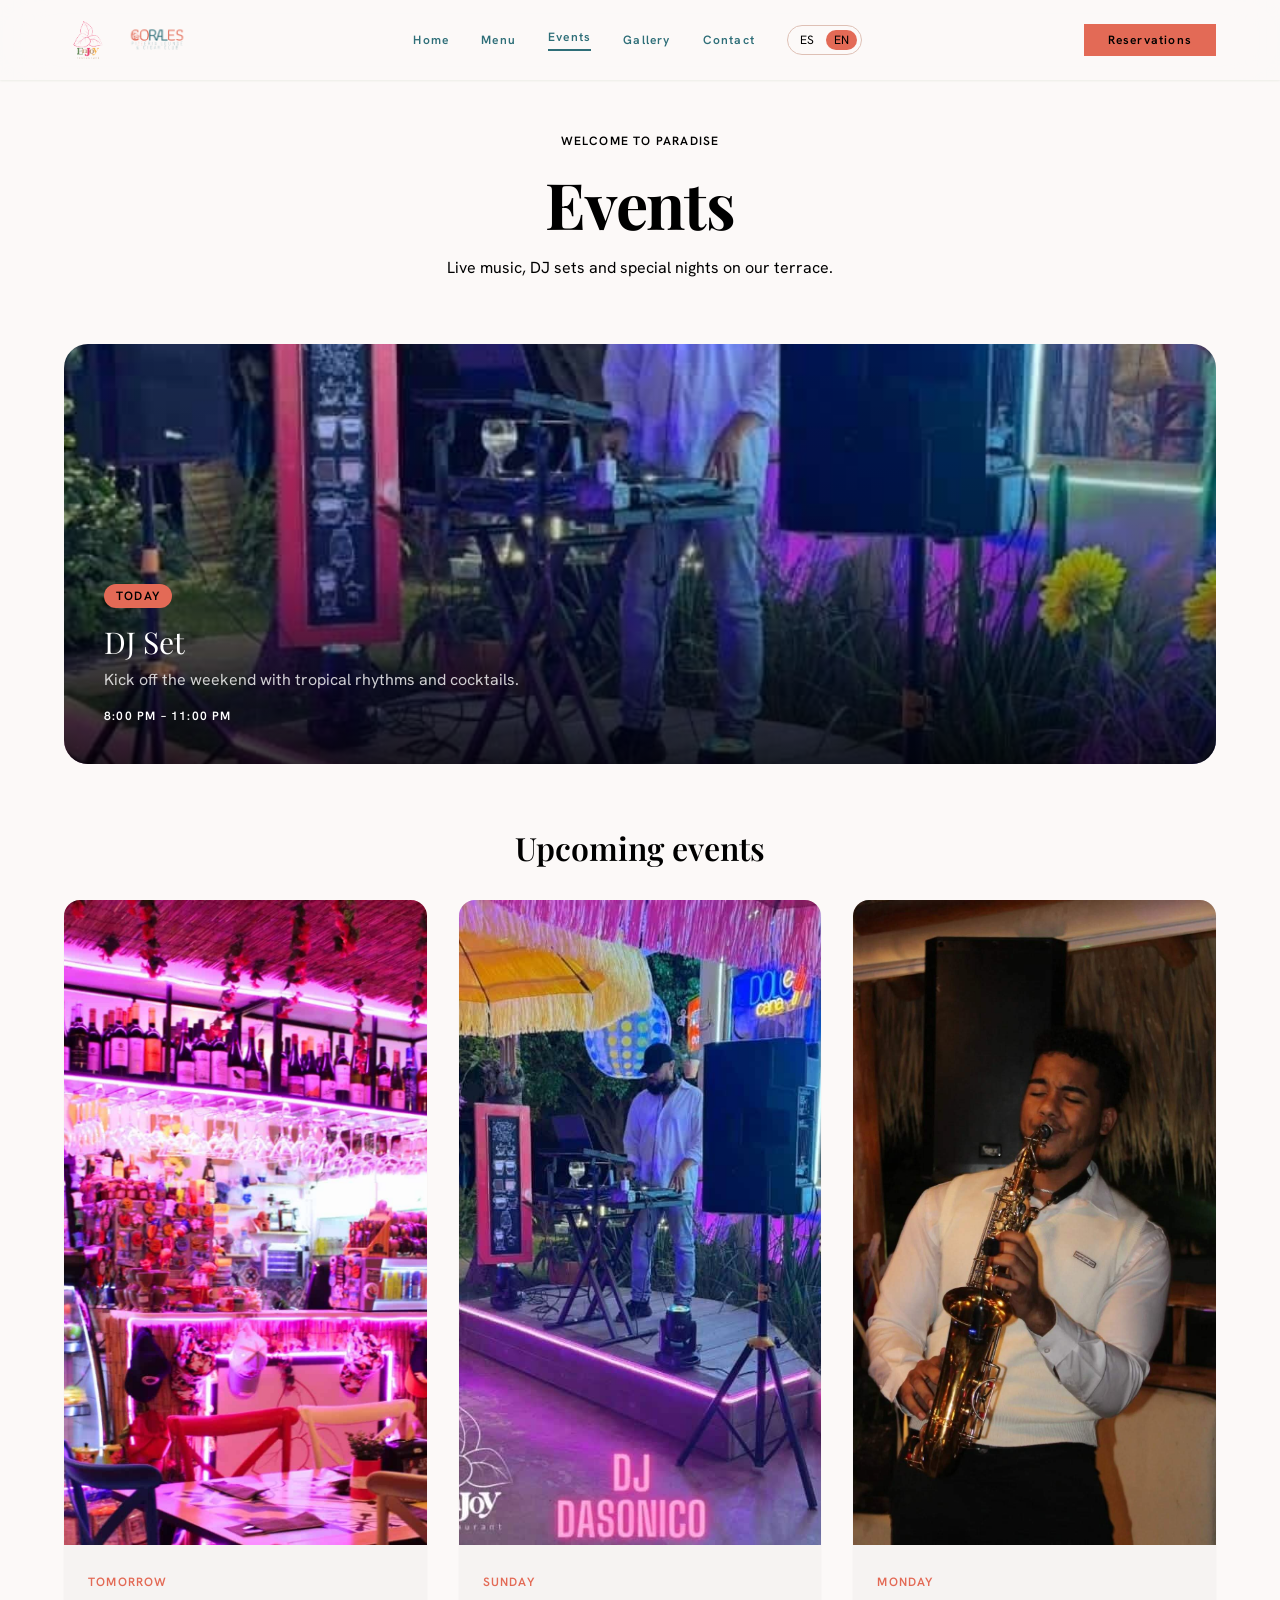
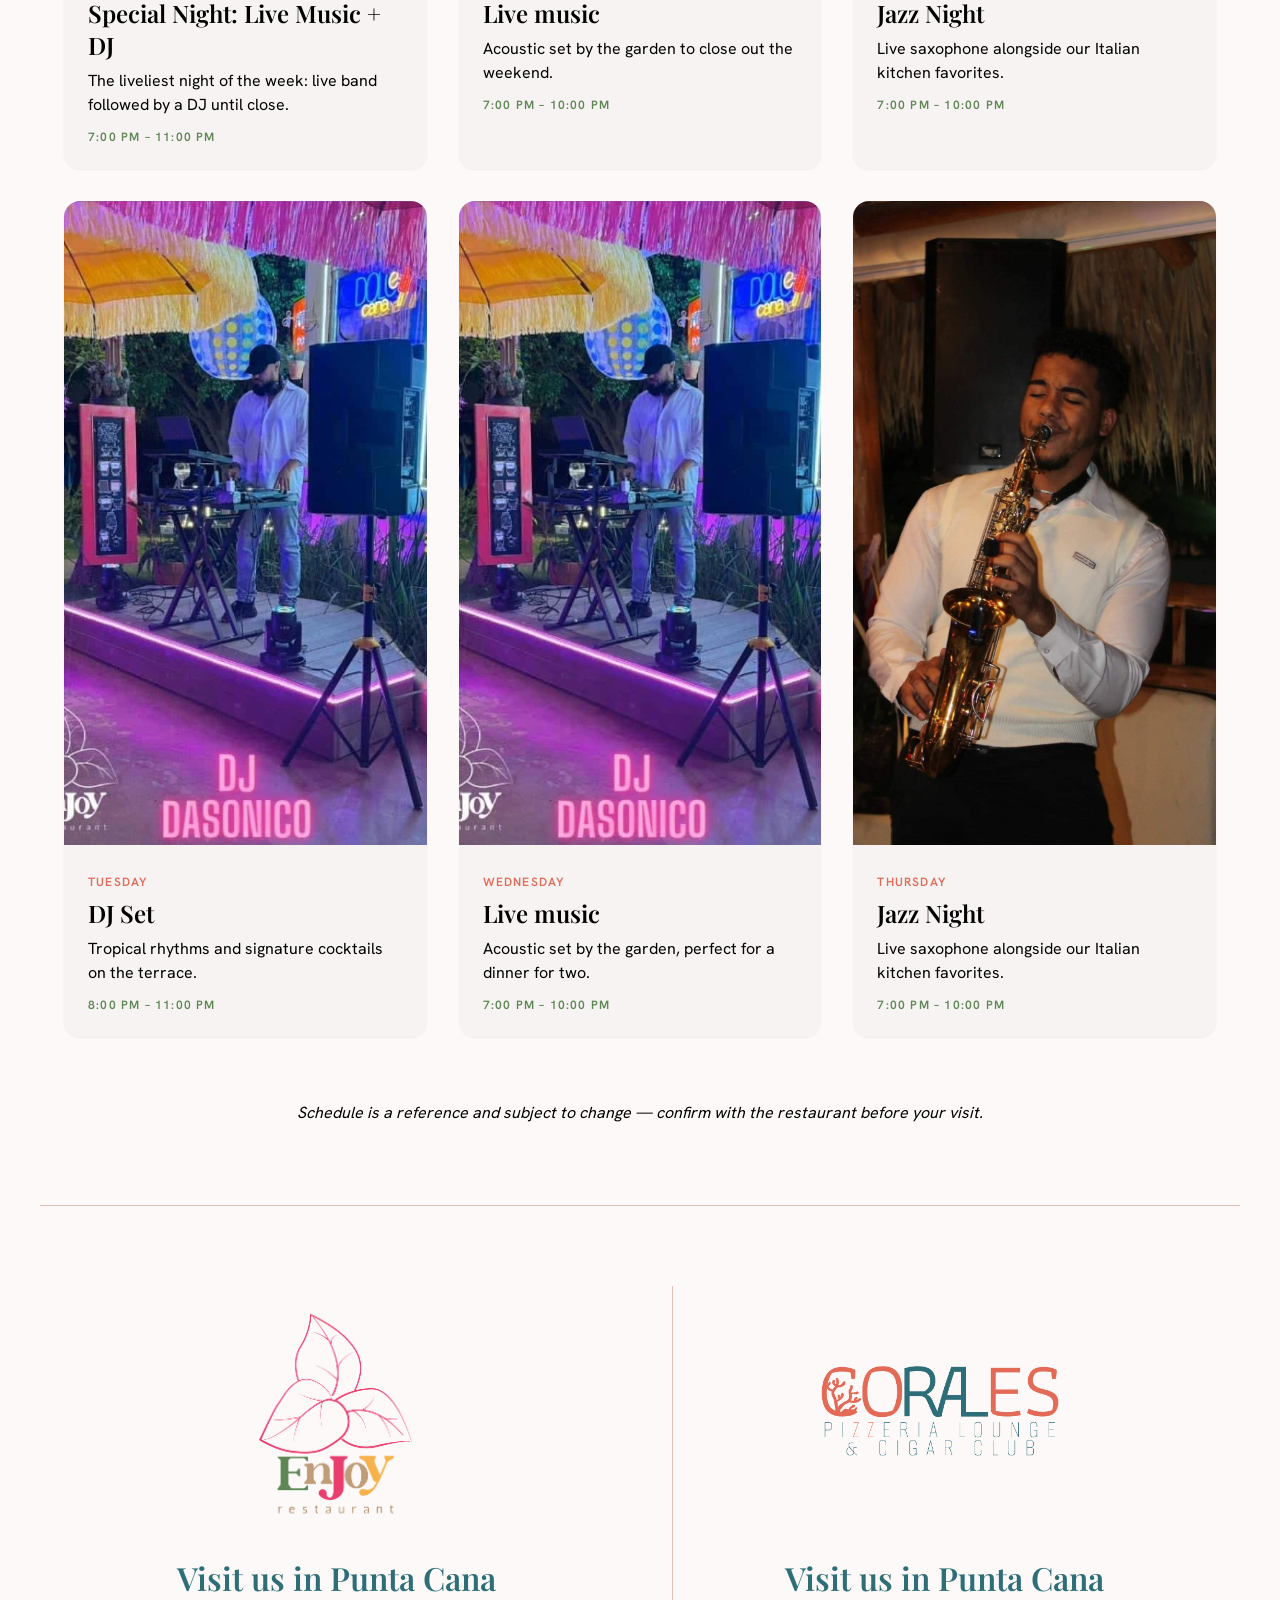
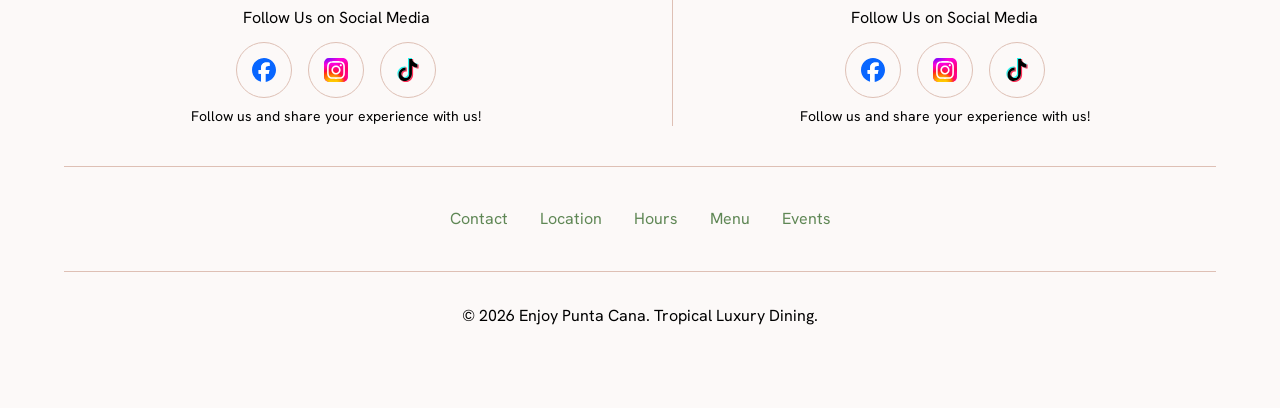
<file: eventos.html>
<!DOCTYPE html>
<html class="scroll-smooth" lang="es" data-i18n-title="events.page.title">
<head>
  <meta charset="utf-8" />
  <meta name="viewport" content="width=device-width, initial-scale=1.0" />
  <title>Eventos | Enjoy Punta Cana</title>
  <meta name="description" content="Eventos en Enjoy PC Restaurante: música en vivo, DJ sets y noches especiales en Los Corales, Bávaro, Punta Cana." />

  <meta property="og:type" content="website" />
  <meta property="og:title" content="Eventos | Enjoy Punta Cana" />
  <meta property="og:image" content="img/ambiente/musica-vivo.jpg" />

  <link rel="icon" href="img/logo/enjoy-logo.png" type="image/png" />

  <script src="js/tailwind-cdn.js"></script>
  <link rel="stylesheet" href="css/fonts.css" />
  <script src="js/tailwind-config.js"></script>
  <link rel="stylesheet" href="css/styles.css" />
</head>
<body class="bg-surface text-on-surface">
  <!-- TopNavBar -->
  <nav class="fixed top-0 left-0 w-full z-50 bg-surface/80 backdrop-blur-xl shadow-sm shadow-secondary/10 transition-colors">
    <div class="flex justify-between items-center px-gutter py-3 max-w-container-max mx-auto">
      <a href="index.html" class="flex items-center gap-3">
        <img src="img/logo/enjoy-logo.png" alt="Enjoy Punta Cana" class="h-12 w-12 rounded-full" width="48" height="48" />
        <img src="img/logo/corales-logo.png" alt="Corales Pizzeria Lounge &amp; Cigar Club" class="h-10 sm:h-14 w-auto" width="150" height="124" />
      </a>

      <div class="hidden md:flex items-center gap-8">
        <a class="font-label-caps text-label-caps text-title hover:text-primary transition-colors" href="index.html" data-i18n="nav.home">Inicio</a>
        <!-- Enlace del navbar (Menú): apunta a menu.html, que ahora muestra el menú real desde Supabase. -->
        <a class="font-label-caps text-label-caps text-title hover:text-primary transition-colors" href="menu.html" data-i18n="nav.menu">Menú</a>
        <a class="font-label-caps text-label-caps text-title border-b-2 border-title pb-1" href="eventos.html" data-i18n="nav.events">Eventos</a>
        <a class="font-label-caps text-label-caps text-title hover:text-primary transition-colors" href="galeria.html" data-i18n="nav.gallery">Galería</a>
        <a class="font-label-caps text-label-caps text-title hover:text-primary transition-colors" href="contacto.html" data-i18n="nav.contact">Contacto</a>
        <div class="flex items-center gap-1 border border-outline-variant rounded-full px-1 py-1">
          <button data-lang-toggle="es" class="px-2 py-0.5 text-xs font-label-caps rounded-full aria-pressed:bg-primary aria-pressed:text-black transition-colors" aria-label="Español">ES</button>
          <button data-lang-toggle="en" class="px-2 py-0.5 text-xs font-label-caps rounded-full aria-pressed:bg-primary aria-pressed:text-black transition-colors" aria-label="English">EN</button>
        </div>
      </div>

      <div class="flex items-center gap-3 md:hidden">
        <div class="flex items-center gap-1 border border-outline-variant rounded-full px-1 py-1">
          <button data-lang-toggle="es" class="px-2 py-0.5 text-xs font-label-caps rounded-full aria-pressed:bg-primary aria-pressed:text-black transition-colors" aria-label="Español">ES</button>
          <button data-lang-toggle="en" class="px-2 py-0.5 text-xs font-label-caps rounded-full aria-pressed:bg-primary aria-pressed:text-black transition-colors" aria-label="English">EN</button>
        </div>
        <button id="mobile-menu-toggle" aria-expanded="false" aria-controls="mobile-menu" class="text-primary">
          <span class="material-symbols-outlined">menu</span>
        </button>
      </div>

      <a href="tel:+18098986193" class="hidden md:block bg-primary text-on-primary px-6 py-2 font-label-caps text-label-caps hover:opacity-80 transition-all duration-200" data-i18n="nav.call">Reservaciones</a>
    </div>
  </nav>

  <div id="mobile-menu" class="hidden fixed top-[64px] left-0 w-full z-40 bg-surface shadow-lg md:hidden">
    <div class="flex flex-col p-gutter gap-4">
      <a class="font-label-caps text-label-caps text-title" href="index.html" data-i18n="nav.home">Inicio</a>
      <!-- Enlace del navbar (Menú): apunta a menu.html, que ahora muestra el menú real desde Supabase. -->
      <a class="font-label-caps text-label-caps text-title" href="menu.html" data-i18n="nav.menu">Menú</a>
      <a class="font-label-caps text-label-caps text-title" href="eventos.html" data-i18n="nav.events">Eventos</a>
      <a class="font-label-caps text-label-caps text-title" href="galeria.html" data-i18n="nav.gallery">Galería</a>
      <a class="font-label-caps text-label-caps text-title" href="contacto.html" data-i18n="nav.contact">Contacto</a>
      <a href="tel:+18098986193" class="bg-primary text-on-primary px-6 py-3 text-center font-label-caps text-label-caps" data-i18n="nav.call">Reservaciones</a>
    </div>
  </div>

  <main class="pt-32 pb-section-gap px-gutter max-w-container-max mx-auto">
    <header class="text-center mb-16">
      <span class="font-label-caps text-label-caps text-on-surface-variant tracking-widest uppercase" data-i18n="welcome.eyebrow">Bienvenido al Paraíso</span>
      <h1 class="font-display-lg text-display-lg-mobile md:text-display-lg text-on-surface mt-4 mb-4" data-i18n="events.page.title">Eventos</h1>
      <p class="font-body-lg text-on-surface-variant max-w-2xl mx-auto" data-i18n="events.page.subtitle">Música en vivo, DJ sets y noches especiales en nuestra terraza.</p>
    </header>

    <!-- Evento de hoy -->
    <section id="today-event" class="mb-16"></section>

    <!-- Próximos eventos -->
    <section>
      <h2 class="font-headline-md text-headline-md text-on-surface mb-8 text-center" data-i18n="events.upcoming.title">Próximos eventos</h2>
      <div id="upcoming-events" class="grid grid-cols-1 sm:grid-cols-2 lg:grid-cols-3 gap-8"></div>
    </section>

    <p class="text-center font-body-md text-on-surface-variant mt-16 italic" data-i18n="events.note">Horario referencial y sujeto a cambios — confirma con el restaurante antes de tu visita.</p>
  </main>

  <!-- Footer -->
  <footer class="w-full max-w-container-max mx-auto px-gutter pt-section-gap pb-section-gap border-t border-outline-variant flex flex-col items-center">

    <!-- Fila superior: logo/nombre a la izquierda, comunidad/redes a la derecha, separados por una línea central (concepto tomado de la Guía Michelin) -->
    <div class="w-full grid grid-cols-1 md:grid-cols-2 divide-y md:divide-y-0 md:divide-x divide-outline-variant gap-y-10 md:gap-x-16 mb-10">
      <div class="flex flex-col items-center text-center">
        <img src="img/logo/enjoy-logo.png" alt="Enjoy Punta Cana" class="h-64 w-64 rounded-full mb-4" width="256" height="256" loading="lazy" />
        <div class="font-display-lg text-headline-md text-title mb-2" data-i18n="footer.visitUs">Visítanos en Punta Cana</div>
        <p class="text-on-surface-variant font-body-md" data-i18n="footer.followUs">Síguenos por las Redes</p>
        <div class="flex items-center justify-center gap-4 mt-3">
          <a href="https://www.facebook.com/enjoypcrestaurante?rdid=e5488H2zXwt14lrX&amp;share_url=https%3A%2F%2Fwww.facebook.com%2Fshare%2F19FNHCXddt%2F#" target="_blank" rel="noopener" aria-label="Facebook" class="w-14 h-14 rounded-full border border-outline-variant flex items-center justify-center hover:bg-primary hover:border-primary transition-all">
            <img src="img/icons/facebook.svg" alt="" class="w-6 h-6" width="24" height="24" loading="lazy" />
          </a>
          <a href="https://www.instagram.com/enjoypcrestaurante?igsi=MWh4YTR0cHdidXdnOA%3D%3D" target="_blank" rel="noopener" aria-label="Instagram" class="w-14 h-14 rounded-full border border-outline-variant flex items-center justify-center hover:bg-primary hover:border-primary transition-all">
            <img src="img/icons/instagram.svg" alt="" class="w-6 h-6" width="24" height="24" loading="lazy" />
          </a>
          <a href="https://www.tiktok.com/@enjoy.pcrestaurant?_r=1&amp;_t=ZS-99AKoTUFnCX" target="_blank" rel="noopener" aria-label="TikTok" class="w-14 h-14 rounded-full border border-outline-variant flex items-center justify-center hover:bg-primary hover:border-primary transition-all">
            <img src="img/icons/tiktok.svg" alt="" class="w-6 h-6" width="24" height="24" loading="lazy" />
          </a>
        </div>
        <p class="text-on-surface-variant font-body-md text-sm mt-2" data-i18n="footer.shareExperience">¡Síguenos y comparte tu experiencia con nosotros!</p>
      </div>

      <div class="flex flex-col items-center text-center justify-center pt-10 md:pt-0">
        <img src="img/logo/corales-logo.png" alt="Corales Pizzeria Lounge &amp; Cigar Club" class="h-64 w-auto mb-4" width="256" height="211" loading="lazy" />
        <div class="font-display-lg text-headline-md text-title mb-2" data-i18n="footer.visitUs">Visítanos en Punta Cana</div>
        <p class="text-on-surface-variant font-body-md" data-i18n="footer.followUs">Síguenos por las Redes</p>
        <div class="flex items-center justify-center gap-4 mt-3">
          <a href="https://www.facebook.com/share/1DZH4Eiov3/" target="_blank" rel="noopener" aria-label="Facebook" class="w-14 h-14 rounded-full border border-outline-variant flex items-center justify-center hover:bg-primary hover:border-primary transition-all">
            <img src="img/icons/facebook.svg" alt="" class="w-6 h-6" width="24" height="24" loading="lazy" />
          </a>
          <a href="https://www.instagram.com/coralespizzeriapc?igsi=MWd2b2NpMHhsbGxzYw==" target="_blank" rel="noopener" aria-label="Instagram" class="w-14 h-14 rounded-full border border-outline-variant flex items-center justify-center hover:bg-primary hover:border-primary transition-all">
            <img src="img/icons/instagram.svg" alt="" class="w-6 h-6" width="24" height="24" loading="lazy" />
          </a>
          <a href="https://www.tiktok.com/@coralespizzeriapc1?_r=1&amp;_t=ZS-99AKrLEEXMi" target="_blank" rel="noopener" aria-label="TikTok" class="w-14 h-14 rounded-full border border-outline-variant flex items-center justify-center hover:bg-primary hover:border-primary transition-all">
            <img src="img/icons/tiktok.svg" alt="" class="w-6 h-6" width="24" height="24" loading="lazy" />
          </a>
        </div>
        <p class="text-on-surface-variant font-body-md text-sm mt-2" data-i18n="footer.shareExperience">¡Síguenos y comparte tu experiencia con nosotros!</p>
      </div>
    </div>

    <div class="w-full h-px bg-outline-variant mb-10"></div>

    <div class="flex flex-wrap justify-center gap-8 mb-10">
      <a class="font-body-md text-secondary hover:underline decoration-primary underline-offset-4 transition-all" href="contacto.html" data-i18n="footer.contact">Contacto</a>
      <a class="font-body-md text-secondary hover:underline decoration-primary underline-offset-4 transition-all" href="contacto.html#ubicacion" data-i18n="footer.location">Ubicación</a>
      <a class="font-body-md text-secondary hover:underline decoration-primary underline-offset-4 transition-all" href="contacto.html#horarios" data-i18n="footer.hours">Horarios</a>
      <!-- Enlace del navbar (Menú): apunta a menu.html, que ahora muestra el menú real desde Supabase. -->
      <a class="font-body-md text-secondary hover:underline decoration-primary underline-offset-4 transition-all" href="menu.html" data-i18n="nav.menu">Menú</a>
      <a class="font-body-md text-secondary hover:underline decoration-primary underline-offset-4 transition-all" href="eventos.html" data-i18n="nav.events">Eventos</a>
    </div>

    <div class="w-full h-px bg-outline-variant mb-8"></div>
    <p class="font-body-md text-on-surface-variant">
      © <span data-current-year>2026</span> Enjoy Punta Cana. <span data-i18n="footer.tagline">Tropical Luxury Dining</span>.
    </p>
  </footer>

  <script src="js/events-data.js"></script>
  <script src="js/supabase-config.js"></script>
  <script src="js/data-source.js"></script>
  <script src="js/i18n.js"></script>
  <script src="js/main.js"></script>
  <script>
    (function () {
      const todayEl = document.getElementById("today-event");
      const upcomingEl = document.getElementById("upcoming-events");

      // Copia mutable de los datos locales; se reemplaza si Supabase responde.
      let events = EVENTS_WEEKLY;

      function currentLang() {
        return document.documentElement.lang || "es";
      }

      function formatHour(time, lang) {
        const [h, m] = String(time).split(":").map(Number);
        const period = h >= 12 ? "PM" : "AM";
        const h12 = h % 12 === 0 ? 12 : h % 12;
        const mm = String(m).padStart(2, "0");
        return `${h12}:${mm} ${period}`;
      }

      function dayLabel(offset, lang) {
        if (offset === 0) return I18N.translate("events.today.badge", lang);
        if (offset === 1) return I18N.translate("day.tomorrow", lang);
        const dayIndex = (new Date().getDay() + offset) % 7;
        return I18N.translate("day." + dayIndex, lang);
      }

      // Devuelve TODOS los eventos de ese día (puede ser 0, 1 o varios).
      function eventsForOffset(offset) {
        const dayIndex = (new Date().getDay() + offset) % 7;
        return events.filter((e) => e.day === dayIndex);
      }

      function heroCard(event, lang) {
        return `
          <div class="relative overflow-hidden group h-[420px] rounded-2xl">
            <div class="absolute inset-0 bg-cover bg-center transition-transform duration-700 group-hover:scale-110" style="background-image: url('${encodeURI(event.img)}')"></div>
            <div class="absolute inset-0 bg-gradient-to-t from-black/80 via-black/20 to-transparent"></div>
            <div class="absolute bottom-0 left-0 p-10">
              <div class="inline-block bg-primary text-black px-3 py-1 rounded-full font-label-caps text-label-caps mb-4">${escapeHtml(I18N.translate("events.today.badge", lang))}</div>
              <h3 class="font-headline-md text-white text-3xl mb-2">${escapeHtml(event.nombre[lang])}</h3>
              <p class="text-white/80 font-body-md mb-4 max-w-md">${escapeHtml(event.desc[lang])}</p>
              <p class="text-white font-label-caps text-label-caps">${escapeHtml(formatHour(event.horaInicio, lang))} – ${escapeHtml(formatHour(event.horaFin, lang))}</p>
            </div>
          </div>`;
      }

      function renderToday() {
        const lang = currentLang();
        const hoy = eventsForOffset(0);

        // Un día sin eventos es un estado legítimo, no un error.
        if (!hoy.length) {
          todayEl.innerHTML = `<div class="bg-surface-container p-10 text-center rounded-2xl"><p class="font-body-lg text-on-surface-variant">${escapeHtml(I18N.translate("events.today.empty", lang))}</p></div>`;
          return;
        }

        // Varios eventos hoy: el primero como destacado, el resto debajo.
        const [principal, ...resto] = hoy;
        let html = heroCard(principal, lang);

        if (resto.length) {
          html += `<div class="grid grid-cols-1 sm:grid-cols-2 gap-6 mt-6">${resto.map((e) => `
            <article class="bg-surface-container-low shadow-sm overflow-hidden flex gap-4 rounded-xl">
              <div class="w-28 shrink-0 bg-cover bg-center" style="background-image: url('${encodeURI(e.img)}')" role="img" aria-label="${escapeHtml(e.nombre[lang])}"></div>
              <div class="py-4 pr-4 min-w-0">
                <h3 class="font-headline-sm text-headline-sm text-on-surface mb-1">${escapeHtml(e.nombre[lang])}</h3>
                <p class="font-body-md text-on-surface-variant text-sm mb-2">${escapeHtml(e.desc[lang])}</p>
                <p class="font-label-caps text-label-caps text-secondary">${escapeHtml(formatHour(e.horaInicio, lang))} – ${escapeHtml(formatHour(e.horaFin, lang))}</p>
              </div>
            </article>`).join("")}</div>`;
        }

        todayEl.innerHTML = html;
      }

      function renderUpcoming() {
        const lang = currentLang();
        const cards = [];

        // Recorre los próximos 6 días; los días sin eventos se omiten y
        // los que tienen varios aportan una tarjeta por evento.
        for (let offset = 1; offset <= 6; offset++) {
          eventsForOffset(offset).forEach((event) => {
            cards.push(`
            <article class="bg-surface-container-low shadow-sm overflow-hidden rounded-xl">
              <div class="aspect-[9/16] bg-cover bg-center" style="background-image: url('${encodeURI(event.img)}')" role="img" aria-label="${escapeHtml(event.nombre[lang])}"></div>
              <div class="p-6">
                <span class="font-label-caps text-label-caps text-primary uppercase">${escapeHtml(dayLabel(offset, lang))}</span>
                <h3 class="font-headline-sm text-headline-sm text-on-surface mt-1 mb-2">${escapeHtml(event.nombre[lang])}</h3>
                <p class="font-body-md text-on-surface-variant mb-3">${escapeHtml(event.desc[lang])}</p>
                <p class="font-label-caps text-label-caps text-secondary">${escapeHtml(formatHour(event.horaInicio, lang))} – ${escapeHtml(formatHour(event.horaFin, lang))}</p>
              </div>
            </article>`);
          });
        }

        upcomingEl.innerHTML = cards.length
          ? cards.join("")
          : `<p class="font-body-md text-on-surface-variant col-span-full text-center">${escapeHtml(I18N.translate("events.today.empty", lang))}</p>`;
      }

      function renderAll() {
        renderToday();
        renderUpcoming();
      }

      // 1. Pintar ya con los datos locales
      renderAll();

      document.querySelectorAll("[data-lang-toggle]").forEach((btn) => {
        btn.addEventListener("click", renderAll);
      });

      // 2. Revalidar contra Supabase. Aquí sí se acepta un array vacío:
      //    que no haya ningún evento programado es un estado válido.
      DataSource.loadEvents().then((remoto) => {
        if (!remoto) return;
        events = remoto;
        renderAll();
      });
    })();
  </script>
</body>
</html>
</file>
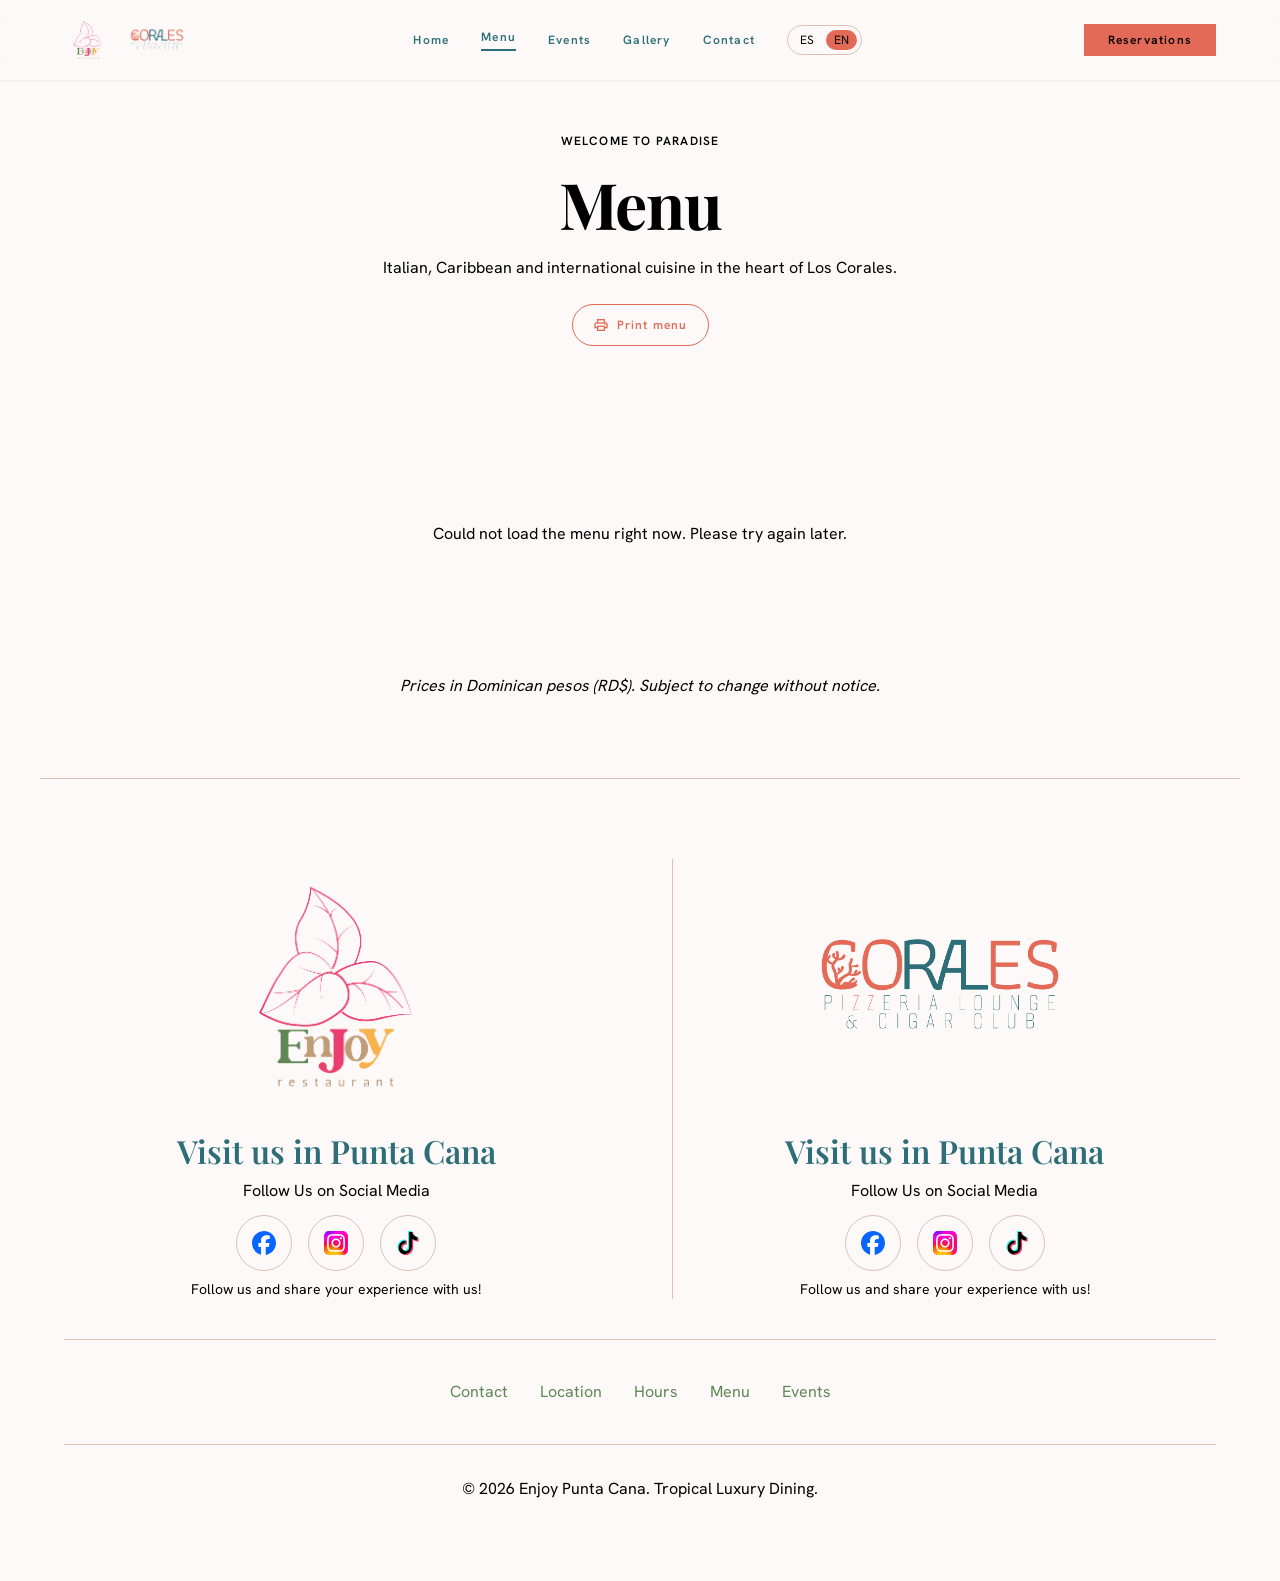
<file: menu.html>
<!DOCTYPE html>
<html class="scroll-smooth" lang="es" data-i18n-title="menu.page.title">
<head>
  <meta charset="utf-8" />
  <meta name="viewport" content="width=device-width, initial-scale=1.0" />
  <title>Menú | Enjoy Punta Cana</title>
  <meta name="description" content="Menú de Enjoy PC Restaurante: cocina italiana, caribeña e internacional en Los Corales, Bávaro, Punta Cana." />

  <meta property="og:type" content="website" />
  <meta property="og:title" content="Menú | Enjoy Punta Cana" />
  <meta property="og:image" content="img/platos/steak.jpg" />

  <link rel="icon" href="img/logo/enjoy-logo.png" type="image/png" />

  <script src="js/tailwind-cdn.js"></script>
  <link rel="stylesheet" href="css/fonts.css" />
  <script src="js/tailwind-config.js"></script>
  <link rel="stylesheet" href="css/styles.css" />
</head>
<body class="bg-surface text-on-surface">
  <!-- TopNavBar -->
  <nav class="fixed top-0 left-0 w-full z-50 bg-surface/80 backdrop-blur-xl shadow-sm shadow-secondary/10 transition-colors">
    <div class="flex justify-between items-center px-gutter py-3 max-w-container-max mx-auto">
      <a href="index.html" class="flex items-center gap-3">
        <img src="img/logo/enjoy-logo.png" alt="Enjoy Punta Cana" class="h-12 w-12 rounded-full" width="48" height="48" />
        <img src="img/logo/corales-logo.png" alt="Corales Pizzeria Lounge &amp; Cigar Club" class="h-10 sm:h-14 w-auto" width="150" height="124" />
      </a>

      <div class="hidden md:flex items-center gap-8">
        <a class="font-label-caps text-label-caps text-title hover:text-primary transition-colors" href="index.html" data-i18n="nav.home">Inicio</a>
        <!-- Enlace del navbar (Menú): apunta a menu.html, que ahora muestra el menú real desde Supabase. -->
        <a class="font-label-caps text-label-caps text-title border-b-2 border-title pb-1" href="menu.html" data-i18n="nav.menu">Menú</a>
        <a class="font-label-caps text-label-caps text-title hover:text-primary transition-colors" href="eventos.html" data-i18n="nav.events">Eventos</a>
        <a class="font-label-caps text-label-caps text-title hover:text-primary transition-colors" href="galeria.html" data-i18n="nav.gallery">Galería</a>
        <a class="font-label-caps text-label-caps text-title hover:text-primary transition-colors" href="contacto.html" data-i18n="nav.contact">Contacto</a>
        <div class="flex items-center gap-1 border border-outline-variant rounded-full px-1 py-1">
          <button data-lang-toggle="es" class="px-2 py-0.5 text-xs font-label-caps rounded-full aria-pressed:bg-primary aria-pressed:text-black transition-colors" aria-label="Español">ES</button>
          <button data-lang-toggle="en" class="px-2 py-0.5 text-xs font-label-caps rounded-full aria-pressed:bg-primary aria-pressed:text-black transition-colors" aria-label="English">EN</button>
        </div>
      </div>

      <div class="flex items-center gap-3 md:hidden">
        <div class="flex items-center gap-1 border border-outline-variant rounded-full px-1 py-1">
          <button data-lang-toggle="es" class="px-2 py-0.5 text-xs font-label-caps rounded-full aria-pressed:bg-primary aria-pressed:text-black transition-colors" aria-label="Español">ES</button>
          <button data-lang-toggle="en" class="px-2 py-0.5 text-xs font-label-caps rounded-full aria-pressed:bg-primary aria-pressed:text-black transition-colors" aria-label="English">EN</button>
        </div>
        <button id="mobile-menu-toggle" aria-expanded="false" aria-controls="mobile-menu" class="text-primary">
          <span class="material-symbols-outlined">menu</span>
        </button>
      </div>

      <a href="tel:+18098986193" class="hidden md:block bg-primary text-on-primary px-6 py-2 font-label-caps text-label-caps hover:opacity-80 transition-all duration-200" data-i18n="nav.call">Reservaciones</a>
    </div>
  </nav>

  <div id="mobile-menu" class="hidden fixed top-[64px] left-0 w-full z-40 bg-surface shadow-lg md:hidden">
    <div class="flex flex-col p-gutter gap-4">
      <a class="font-label-caps text-label-caps text-title" href="index.html" data-i18n="nav.home">Inicio</a>
      <!-- Enlace del navbar (Menú): apunta a menu.html, que ahora muestra el menú real desde Supabase. -->
      <a class="font-label-caps text-label-caps text-title" href="menu.html" data-i18n="nav.menu">Menú</a>
      <a class="font-label-caps text-label-caps text-title" href="eventos.html" data-i18n="nav.events">Eventos</a>
      <a class="font-label-caps text-label-caps text-title" href="galeria.html" data-i18n="nav.gallery">Galería</a>
      <a class="font-label-caps text-label-caps text-title" href="contacto.html" data-i18n="nav.contact">Contacto</a>
      <a href="tel:+18098986193" class="bg-primary text-on-primary px-6 py-3 text-center font-label-caps text-label-caps" data-i18n="nav.call">Reservaciones</a>
    </div>
  </div>

  <main class="pt-32 pb-section-gap px-gutter max-w-container-max mx-auto">
    <header class="text-center mb-16">
      <span class="font-label-caps text-label-caps text-on-surface-variant tracking-widest uppercase" data-i18n="welcome.eyebrow">Bienvenido al Paraíso</span>
      <h1 class="font-display-lg text-display-lg-mobile md:text-display-lg text-on-surface mt-4 mb-4" data-i18n="menu.page.title">Menú </h1>
      <p class="font-body-lg text-on-surface-variant max-w-2xl mx-auto" data-i18n="menu.page.subtitle">Cocina italiana, caribeña e internacional en el corazón de Los Corales.</p>
      <!-- Se oculta hasta que hay menú: imprimir una página vacía no tiene sentido -->
      <button id="print-btn" hidden onclick="window.print()" class="no-print mt-6 inline-flex items-center gap-2 border border-primary text-primary px-5 py-2 rounded-full font-label-caps text-label-caps hover:bg-primary hover:text-black transition-colors">
        <span class="material-symbols-outlined text-base">print</span>
        <span data-i18n="menu.print">Imprimir menú</span>
      </button>
    </header>

    <!-- Filtros de categoría. Son 21: en móvil se desplazan en horizontal en
         vez de envolverse, porque envueltos ocupaban media pantalla y
         empujaban el primer plato fuera de la vista. Desde sm: vuelven a
         envolverse centrados, que a ese ancho sí caben bien. -->
    <!-- Grupo de botones de filtro, NO un tablist: `role="tab"` promete
         navegación con flechas (patrón ARIA de pestañas) que aquí no existe,
         y esto tampoco cambia de panel — filtra la misma rejilla. Con
         `aria-pressed` se describe lo que de verdad hace: alternar un filtro. -->
    <div id="menu-tabs" class="no-print flex sm:flex-wrap sm:justify-center gap-3 mb-12 overflow-x-auto sm:overflow-visible -mx-gutter px-gutter sm:mx-0 sm:px-0 pb-2 sm:pb-0 snap-x" role="group" aria-label="Filtrar el menú por categoría"></div>

    <!-- aria-live: al cambiar de filtro, el lector de pantalla anuncia la
         rejilla nueva sin que el foco tenga que moverse hasta ella. -->
    <div id="menu-grid" class="grid grid-cols-1 sm:grid-cols-2 lg:grid-cols-3 gap-8" aria-live="polite"></div>

    <p class="text-center font-body-md text-on-surface-variant mt-16 italic" data-i18n="menu.price.note">Precios en pesos dominicanos (RD$). Sujetos a cambio sin previo aviso.</p>
  </main>

  <!-- Footer -->
  <footer class="w-full max-w-container-max mx-auto px-gutter pt-section-gap pb-section-gap border-t border-outline-variant flex flex-col items-center">

    <!-- Fila superior: logo/nombre a la izquierda, comunidad/redes a la derecha, separados por una línea central (concepto tomado de la Guía Michelin) -->
    <div class="w-full grid grid-cols-1 md:grid-cols-2 divide-y md:divide-y-0 md:divide-x divide-outline-variant gap-y-10 md:gap-x-16 mb-10">
      <div class="flex flex-col items-center text-center">
        <img src="img/logo/enjoy-logo.png" alt="Enjoy Punta Cana" class="h-64 w-64 rounded-full mb-4" width="256" height="256" loading="lazy" />
        <div class="font-display-lg text-headline-md text-title mb-2" data-i18n="footer.visitUs">Visítanos en Punta Cana</div>
        <p class="text-on-surface-variant font-body-md" data-i18n="footer.followUs">Síguenos por las Redes</p>
        <div class="flex items-center justify-center gap-4 mt-3">
          <a href="https://www.facebook.com/enjoypcrestaurante?rdid=e5488H2zXwt14lrX&amp;share_url=https%3A%2F%2Fwww.facebook.com%2Fshare%2F19FNHCXddt%2F#" target="_blank" rel="noopener" aria-label="Facebook" class="w-14 h-14 rounded-full border border-outline-variant flex items-center justify-center hover:bg-primary hover:border-primary transition-all">
            <img src="img/icons/facebook.svg" alt="" class="w-6 h-6" width="24" height="24" loading="lazy" />
          </a>
          <a href="https://www.instagram.com/enjoypcrestaurante?igsi=MWh4YTR0cHdidXdnOA%3D%3D" target="_blank" rel="noopener" aria-label="Instagram" class="w-14 h-14 rounded-full border border-outline-variant flex items-center justify-center hover:bg-primary hover:border-primary transition-all">
            <img src="img/icons/instagram.svg" alt="" class="w-6 h-6" width="24" height="24" loading="lazy" />
          </a>
          <a href="https://www.tiktok.com/@enjoy.pcrestaurant?_r=1&amp;_t=ZS-99AKoTUFnCX" target="_blank" rel="noopener" aria-label="TikTok" class="w-14 h-14 rounded-full border border-outline-variant flex items-center justify-center hover:bg-primary hover:border-primary transition-all">
            <img src="img/icons/tiktok.svg" alt="" class="w-6 h-6" width="24" height="24" loading="lazy" />
          </a>
        </div>
        <p class="text-on-surface-variant font-body-md text-sm mt-2" data-i18n="footer.shareExperience">¡Síguenos y comparte tu experiencia con nosotros!</p>
      </div>

      <div class="flex flex-col items-center text-center justify-center pt-10 md:pt-0">
        <img src="img/logo/corales-logo.png" alt="Corales Pizzeria Lounge &amp; Cigar Club" class="h-64 w-auto mb-4" width="256" height="211" loading="lazy" />
        <div class="font-display-lg text-headline-md text-title mb-2" data-i18n="footer.visitUs">Visítanos en Punta Cana</div>
        <p class="text-on-surface-variant font-body-md" data-i18n="footer.followUs">Síguenos por las Redes</p>
        <div class="flex items-center justify-center gap-4 mt-3">
          <a href="https://www.facebook.com/share/1DZH4Eiov3/" target="_blank" rel="noopener" aria-label="Facebook" class="w-14 h-14 rounded-full border border-outline-variant flex items-center justify-center hover:bg-primary hover:border-primary transition-all">
            <img src="img/icons/facebook.svg" alt="" class="w-6 h-6" width="24" height="24" loading="lazy" />
          </a>
          <a href="https://www.instagram.com/coralespizzeriapc?igsi=MWd2b2NpMHhsbGxzYw==" target="_blank" rel="noopener" aria-label="Instagram" class="w-14 h-14 rounded-full border border-outline-variant flex items-center justify-center hover:bg-primary hover:border-primary transition-all">
            <img src="img/icons/instagram.svg" alt="" class="w-6 h-6" width="24" height="24" loading="lazy" />
          </a>
          <a href="https://www.tiktok.com/@coralespizzeriapc1?_r=1&amp;_t=ZS-99AKrLEEXMi" target="_blank" rel="noopener" aria-label="TikTok" class="w-14 h-14 rounded-full border border-outline-variant flex items-center justify-center hover:bg-primary hover:border-primary transition-all">
            <img src="img/icons/tiktok.svg" alt="" class="w-6 h-6" width="24" height="24" loading="lazy" />
          </a>
        </div>
        <p class="text-on-surface-variant font-body-md text-sm mt-2" data-i18n="footer.shareExperience">¡Síguenos y comparte tu experiencia con nosotros!</p>
      </div>
    </div>

    <div class="w-full h-px bg-outline-variant mb-10"></div>

    <div class="flex flex-wrap justify-center gap-8 mb-10">
      <a class="font-body-md text-secondary hover:underline decoration-primary underline-offset-4 transition-all" href="contacto.html" data-i18n="footer.contact">Contacto</a>
      <a class="font-body-md text-secondary hover:underline decoration-primary underline-offset-4 transition-all" href="contacto.html#ubicacion" data-i18n="footer.location">Ubicación</a>
      <a class="font-body-md text-secondary hover:underline decoration-primary underline-offset-4 transition-all" href="contacto.html#horarios" data-i18n="footer.hours">Horarios</a>
      <!-- Enlace del navbar (Menú): apunta a menu.html, que ahora muestra el menú real desde Supabase. -->
      <a class="font-body-md text-secondary hover:underline decoration-primary underline-offset-4 transition-all" href="menu.html" data-i18n="nav.menu">Menú</a>
      <a class="font-body-md text-secondary hover:underline decoration-primary underline-offset-4 transition-all" href="eventos.html" data-i18n="nav.events">Eventos</a>
    </div>

    <div class="w-full h-px bg-outline-variant mb-8"></div>
    <p class="font-body-md text-on-surface-variant">
      © <span data-current-year>2026</span> Enjoy Punta Cana. <span data-i18n="footer.tagline">Tropical Luxury Dining</span>.
    </p>
  </footer>

  <!-- OJO: aquí NO se carga js/menu-data.js a propósito. Esta página lee el
       menú real solo de Supabase; el archivo local es el respaldo offline de
       otras vistas y contiene platos de muestra. Cargarlo aquí solo servía
       para descargar 8 KB de datos falsos que nunca se pintaban. -->
  <script src="js/supabase-config.js"></script>
  <script src="js/data-source.js"></script>
  <script src="js/i18n.js"></script>
  <script src="js/main.js"></script>
  <script>
    (function () {
      const tabsEl = document.getElementById("menu-tabs");
      const gridEl = document.getElementById("menu-grid");
      const printBtn = document.getElementById("print-btn");
      let activeCategory = "all";

      // El menú real vive SOLO en Supabase — a propósito, sin respaldo
      // local: js/menu-data.js quedó con datos de muestra y mostrarlo
      // como si fuera el menú real sería peor que no mostrar nada.
      let categories = [];
      let items = [];
      // "loading" mientras se espera Supabase, "error" si no respondió
      // (sin internet, proyecto pausado, etc.), "ready" con datos reales.
      let loadState = "loading";

      function currentLang() {
        return document.documentElement.lang || "es";
      }

      function tagLabel(tag, lang) {
        return I18N.translate("menu.tag." + tag, lang);
      }

      // Los precios llegan de la base como number; mostrar 12 y no 12.00,
      // pero respetar 12.50 si el dueño puso decimales.
      function formatPrice(n) {
        const num = Number(n);
        if (!isFinite(num)) return "";
        return Number.isInteger(num) ? String(num) : num.toFixed(2);
      }

      // Clases comunes de cada filtro. shrink-0 es lo que evita que se
      // aplasten cuando la fila se desplaza en horizontal en móvil.
      const TAB_CLASS = "menu-tab shrink-0 snap-start px-5 py-2 border border-outline-variant font-label-caps text-label-caps transition-colors";

      function renderTabs() {
        const lang = currentLang();
        // Sin datos (cargando o error) no se pinta ningún filtro: una fila
        // con un solo "Todos" que no filtra nada solo confunde.
        if (loadState !== "ready") {
          tabsEl.innerHTML = "";
          tabsEl.hidden = true;
          return;
        }
        tabsEl.hidden = false;

        // aria-pressed = filtro activo (lo dice el CSS también). aria-controls
        // enlaza el botón con la rejilla que actualiza.
        const tab = (cat, etiqueta) =>
          `<button type="button" data-cat="${escapeHtml(cat)}" class="${TAB_CLASS}" aria-controls="menu-grid" aria-pressed="${activeCategory === cat}">${escapeHtml(etiqueta)}</button>`;

        tabsEl.innerHTML =
          tab("all", I18N.translate("menu.filter.all", lang)) +
          categories.map((cat) => tab(cat.id, cat.label[lang])).join("");

        tabsEl.querySelectorAll("button").forEach((btn) => {
          btn.addEventListener("click", () => {
            activeCategory = btn.getAttribute("data-cat");
            renderTabs();
            renderGrid();
          });
        });
      }

      function renderGrid() {
        const lang = currentLang();
        // Imprimir solo tiene sentido con el menú ya cargado.
        printBtn.hidden = loadState !== "ready";

        if (loadState !== "ready") {
          const clave = loadState === "loading" ? "menu.loading" : "menu.loadError";
          gridEl.innerHTML = `<p class="col-span-full text-center font-body-md text-on-surface-variant py-16">${escapeHtml(I18N.translate(clave, lang))}</p>`;
          return;
        }

        const visibles = items.filter((item) => activeCategory === "all" || item.category === activeCategory);

        gridEl.innerHTML = visibles
          .map(
            (item) => `
          <article class="menu-card bg-surface-container-low shadow-sm overflow-hidden rounded-xl">
            <div class="aspect-[4/3] bg-cover bg-center" style="background-image: url('${encodeURI(item.img)}')" role="img" aria-label="${escapeHtml(item.nombre[lang])}"></div>
            <div class="p-6">
              <div class="flex justify-between items-start gap-3 mb-2">
                <h3 class="font-headline-sm text-headline-sm text-on-surface">${escapeHtml(item.nombre[lang])}</h3>
                <span class="font-headline-sm text-headline-sm text-primary whitespace-nowrap">RD$${escapeHtml(formatPrice(item.precio))}</span>
              </div>
              <p class="font-body-md text-on-surface-variant mb-3">${escapeHtml(item.desc[lang])}</p>
              ${
                item.tags.length
                  ? `<div class="flex gap-2 flex-wrap">${item.tags
                      .map(
                        (tag) =>
                          `<span class="text-xs font-label-caps px-2 py-1 bg-secondary-container text-on-secondary-container rounded-full">${escapeHtml(tagLabel(tag, lang))}</span>`
                      )
                      .join("")}</div>`
                  : ""
              }
            </div>
          </article>`
          )
          .join("");
      }

      function renderAll() {
        renderTabs();
        renderGrid();
      }

      // Mientras se espera la respuesta de Supabase, mostrar el estado de
      // carga en vez de nada (o peor, datos de muestra).
      renderAll();

      document.querySelectorAll("[data-lang-toggle]").forEach((btn) => {
        btn.addEventListener("click", renderAll);
      });

      // Única fuente del menú real: Supabase. loadMenu() nunca lanza —
      // resuelve null ante cualquier fallo (sin internet, proyecto
      // pausado, RLS mal aplicado, tabla vacía).
      DataSource.loadMenu().then((remoto) => {
        if (!remoto) {
          loadState = "error";
          renderAll();
          return;
        }
        loadState = "ready";
        categories = remoto.categories;
        items = remoto.items;
        // Si la categoría activa ya no existe, volver a "todos"
        if (activeCategory !== "all" && !categories.some((c) => c.id === activeCategory)) {
          activeCategory = "all";
        }
        renderAll();
      });
    })();
  </script>
</body>
</html>
</file>
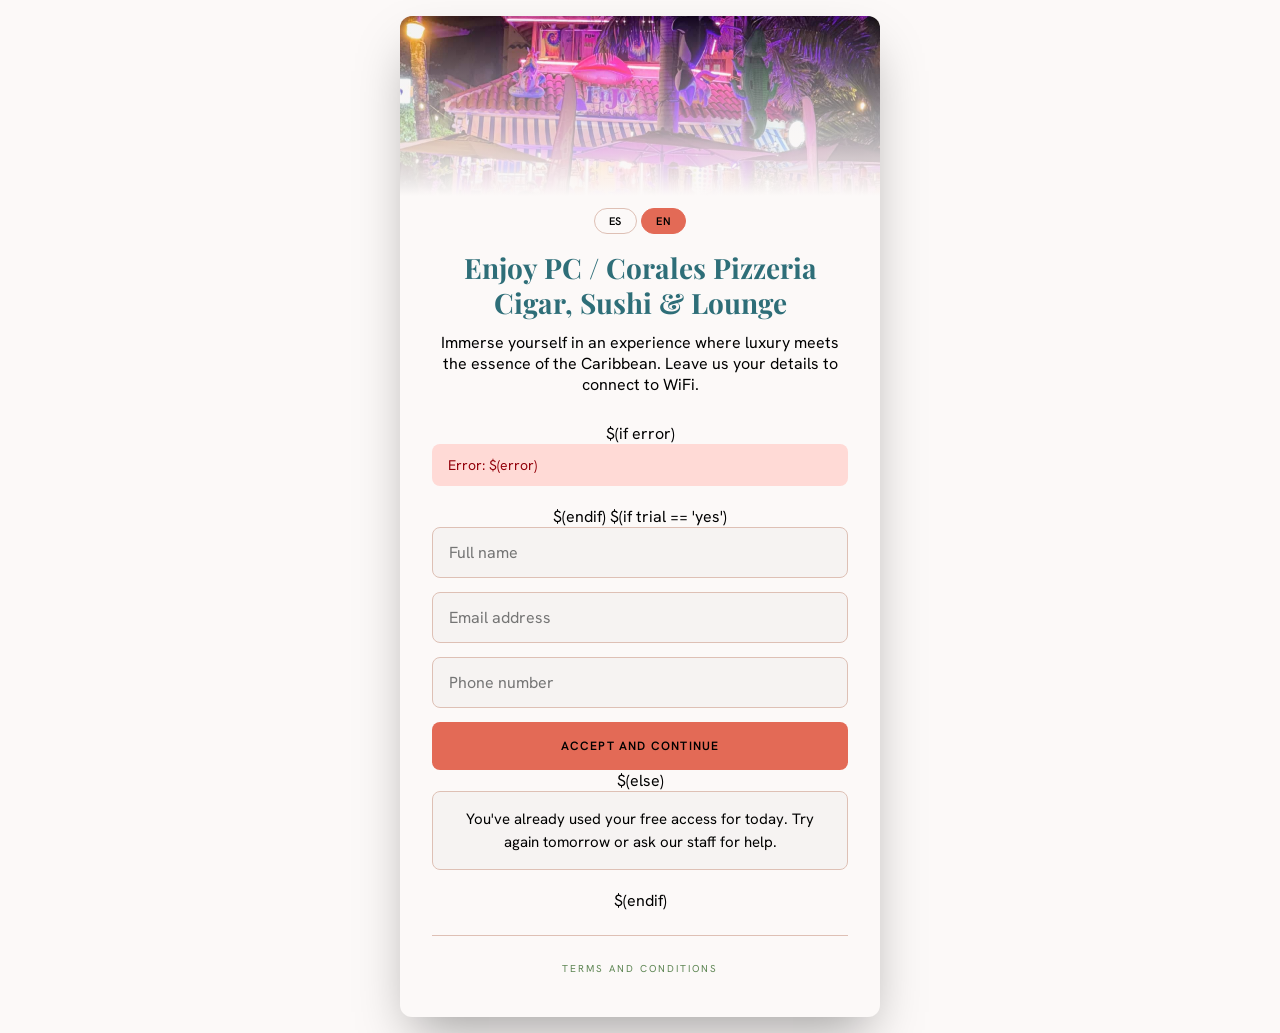
<file: mikrotik/login.html>
<!DOCTYPE html>
<!--
  Portal cautivo — Hotspot MikroTik RouterOS — Enjoy PC / Corales Pizzeria

  Este archivo NO es una página normal: RouterOS lo sirve desde su Hotspot
  y sustituye sus propias variables de plantilla antes de enviarlo al
  navegador del visitante. No funciona si lo abres con doble clic —
  necesita ser servido por el router.

  ---------------------------------------------------------------------
  POR QUÉ ESTÁ ESCRITO ASÍ (tres decisiones que vienen de un fallo real)
  ---------------------------------------------------------------------

  1. El botón es un <a href="..."> de verdad, no un <button> movido por
     JavaScript. Los mini-navegadores de portal cautivo (el de iOS y el
     WebView de Android) corren en un contexto restringido donde cosas
     como localStorage pueden lanzar excepción y matar todo el script.
     Si eso pasa aquí, el enlace sigue funcionando y el visitante entra
     igual: solo se pierde la captura del contacto, no el acceso al WiFi.
     La versión anterior usaba un <button> + submit por JS y, cuando el
     script moría, tocar el botón no hacía absolutamente nada.

  2. El acceso Trial va dentro del condicional de RouterOS que comprueba
     si "trial" vale "yes". RouterOS solo lo da por cierto cuando ESE
     dispositivo todavía tiene Trial disponible. El perfil está en 30 minutos por día: cuando un celular
     los agota, pedir "T-$(mac-esc)" devuelve "invalid username or
     password". Con el guardia, en vez de un botón que falla se muestra
     un aviso claro de que vuelva mañana.

  3. El Trial se pide con el enlace GET oficial de MikroTik
     ($(link-login-only)?dst=...&username=T-$(mac-esc)), que es el patrón
     documentado y el que usan las plantillas que funcionan, en lugar de
     un formulario POST oculto.

  4. El contacto se guarda en Supabase por DOS vías, y basta con que
     funcione una:

       a) Desde aquí, antes de conceder la red. Solo completa si Supabase
          está en el Walled Garden IP del router (ver abajo).
       b) Si (a) falla, los datos viajan en el FRAGMENTO (#) de la URL de
          destino y los guarda el propio sitio web un segundo después, ya
          con internet completo (js/lead-capture.js del repositorio).

     El fragmento es la única parte de una URL que el navegador nunca
     manda a ningún servidor, así que los datos no pasan por GitHub Pages
     ni quedan en ningún log; el sitio los lee, hace el INSERT y limpia
     la barra de direcciones. Como (b) solo se activa cuando (a) NO
     confirmó, un contacto nunca se guarda dos veces.

  ---------------------------------------------------------------------
  REQUISITOS EN EL ROUTER
  ---------------------------------------------------------------------
  - IP > Hotspot > Server Profiles > (perfil activo) > Login: "Trial"
    marcado, y Trial Uptime Limit / Reset configurados.
  - Recomendado (no obligatorio desde que existe la vía (b)): Supabase en
    el Walled Garden **IP**, no en el de HTTP. El menú de HTTP filtra por
    nombre de dominio leyendo la cabecera Host, que en HTTPS va cifrada:
    el router no puede leerla y la regla nunca coincide.

        /ip hotspot walled-garden ip
        add action=accept dst-host=buxkahmxaubgygsbreze.supabase.co

  - Subir junto a este archivo: login.css, banner.jpg y la carpeta
    fonts/. Los demás archivos de esta carpeta (alogin.html, error.html,
    logout.html, radvert.html, redirect.html, rlogin.html, status.html,
    errors.txt) son páginas por defecto de RouterOS: no se tocan.
-->
<html lang="es" id="html-root">
<head>
  <meta charset="utf-8" />
  <meta http-equiv="pragma" content="no-cache" />
  <meta http-equiv="expires" content="-1" />
  <meta name="viewport" content="width=device-width, initial-scale=1.0" />
  <title>Enjoy Punta Cana | WiFi</title>
  <link rel="stylesheet" href="style.css" />
</head>
<body>

  <div class="card">
    <div class="banner"></div>

    <div class="body">
      <div class="lang-toggle">
        <button type="button" data-lang="es" class="lang-btn">ES</button>
        <button type="button" data-lang="en" class="lang-btn">EN</button>
      </div>

      <h1 class="title" data-i18n="title">Enjoy PC / Corales Pizzeria Cigar, Sushi y Lounge</h1>
      <p class="subtitle" data-i18n="subtitle">Sumérgete en una experiencia donde el lujo se encuentra con la esencia del Caribe. Déjanos tus datos para conectarte al WiFi.</p>

      $(if error)
      <div class="server-error"><span data-i18n="errorLabel">Error</span>: $(error)</div>
      $(endif)

      $(if trial == 'yes')
      <!-- Captura de contacto. No autentica por sí misma: el acceso lo
           concede el enlace de abajo. -->
      <form id="lead-form" novalidate onsubmit="return false;">
        <div class="field">
          <input id="lead-name" name="name" type="text" data-i18n-placeholder="namePlaceholder" placeholder="Nombre completo" autocomplete="name" maxlength="120" required />
        </div>
        <div class="field">
          <input id="lead-email" name="email" type="email" data-i18n-placeholder="emailPlaceholder" placeholder="Correo electrónico" autocomplete="email" maxlength="255" required />
        </div>
        <div class="field">
          <input id="lead-phone" name="phone" type="tel" inputmode="tel" data-i18n-placeholder="phonePlaceholder" placeholder="Número de teléfono" autocomplete="tel" maxlength="20" required />
        </div>
        <p id="lead-error" class="error-text" data-i18n="formError">Ingresa tu nombre, un correo y un teléfono válidos.</p>
      </form>

      <!-- ESTE enlace es el que concede la red. Funciona con o sin
           JavaScript; el script solo lo intercepta para validar y guardar
           el contacto antes de dejar pasar. -->
      <a id="trial-link" class="btn-accept" data-i18n="accept"
         href="$(link-login-only)?dst=https%3A%2F%2Fdantecampis9.github.io%2Fenjoypcrestaurante%2F&amp;username=T-$(mac-esc)">Aceptar y Continuar</a>
      $(else)
      <!-- Sin Trial disponible para este dispositivo (ya consumió su
           tiempo del día). Mejor decirlo claro que mostrar un botón que
           va a fallar. -->
      <div class="notice" data-i18n="trialUsed">Ya usaste tu acceso gratuito de hoy. Vuelve a intentarlo mañana o pídele ayuda a nuestro personal.</div>
      $(endif)

      <div class="terms">
        <a href="#" data-i18n="terms">Términos y Condiciones</a>
      </div>
    </div>
  </div>

  <script>
    // Todo va dentro de un try/catch global: si algo aquí falla, el enlace
    // de acceso sigue siendo un <a href> normal y el visitante entra igual.
    try {
      (function () {
        // -------------------------------------------------------------
        // Idioma ES/EN — diccionario propio, auto-contenido: el visitante
        // todavía no tiene internet, no se puede cargar nada externo.
        // -------------------------------------------------------------
        var DICT = {
          es: {
            title: "Enjoy PC / Corales Pizzeria Cigar, Sushi y Lounge",
            subtitle: "Sumérgete en una experiencia donde el lujo se encuentra con la esencia del Caribe. Déjanos tus datos para conectarte al WiFi.",
            errorLabel: "Error",
            namePlaceholder: "Nombre completo",
            emailPlaceholder: "Correo electrónico",
            phonePlaceholder: "Número de teléfono",
            formError: "Ingresa tu nombre, un correo y un teléfono válidos.",
            accept: "Aceptar y Continuar",
            connecting: "Conectando…",
            trialUsed: "Ya usaste tu acceso gratuito de hoy. Vuelve a intentarlo mañana o pídele ayuda a nuestro personal.",
            terms: "Términos y Condiciones",
          },
          en: {
            title: "Enjoy PC / Corales Pizzeria Cigar, Sushi & Lounge",
            subtitle: "Immerse yourself in an experience where luxury meets the essence of the Caribbean. Leave us your details to connect to WiFi.",
            errorLabel: "Error",
            namePlaceholder: "Full name",
            emailPlaceholder: "Email address",
            phonePlaceholder: "Phone number",
            formError: "Please enter a valid name, email and phone number.",
            accept: "Accept and Continue",
            connecting: "Connecting…",
            trialUsed: "You've already used your free access for today. Try again tomorrow or ask our staff for help.",
            terms: "Terms and Conditions",
          },
        };

        var LANG_KEY = "enjoy-hotspot-lang";

        // localStorage puede lanzar excepción en el navegador de portal
        // cautivo (contexto restringido). Nunca debe tumbar la página.
        function readLang() {
          try {
            var saved = localStorage.getItem(LANG_KEY);
            if (saved === "es" || saved === "en") return saved;
          } catch (err) {
            /* almacenamiento bloqueado: se usa el idioma del navegador */
          }
          return navigator.language && navigator.language.toLowerCase().indexOf("en") === 0 ? "en" : "es";
        }

        function writeLang(lang) {
          try {
            localStorage.setItem(LANG_KEY, lang);
          } catch (err) {
            /* no se puede recordar la preferencia: no es crítico */
          }
        }

        function translate(key, lang) {
          return (DICT[lang] && DICT[lang][key]) || DICT.es[key] || key;
        }

        var currentLang = readLang();

        function applyLang(lang) {
          currentLang = lang;
          document.getElementById("html-root").lang = lang;

          var i;
          var textNodes = document.querySelectorAll("[data-i18n]");
          for (i = 0; i < textNodes.length; i++) {
            textNodes[i].textContent = translate(textNodes[i].getAttribute("data-i18n"), lang);
          }
          var phNodes = document.querySelectorAll("[data-i18n-placeholder]");
          for (i = 0; i < phNodes.length; i++) {
            phNodes[i].setAttribute("placeholder", translate(phNodes[i].getAttribute("data-i18n-placeholder"), lang));
          }
          var btns = document.querySelectorAll(".lang-btn");
          for (i = 0; i < btns.length; i++) {
            if (btns[i].getAttribute("data-lang") === lang) {
              btns[i].className = "lang-btn active";
            } else {
              btns[i].className = "lang-btn";
            }
          }
        }

        var langBtns = document.querySelectorAll(".lang-btn");
        for (var b = 0; b < langBtns.length; b++) {
          langBtns[b].addEventListener("click", function () {
            var lang = this.getAttribute("data-lang");
            writeLang(lang);
            applyLang(lang);
          });
        }

        applyLang(currentLang);

        // -------------------------------------------------------------
        // Validación + captura de contacto.
        // Si no hay Trial disponible, el condicional de arriba no imprimió
        // ni el formulario ni el enlace: no hay nada que enganchar.
        // -------------------------------------------------------------
        var trialLink = document.getElementById("trial-link");
        var nameEl = document.getElementById("lead-name");
        var emailEl = document.getElementById("lead-email");
        var phoneEl = document.getElementById("lead-phone");
        var errorEl = document.getElementById("lead-error");

        if (!trialLink || !nameEl || !emailEl || !phoneEl) return;

        // Mismo proyecto Supabase que el sitio (tabla `leads`, protegida
        // por RLS: INSERT público, SELECT solo administradores). La clave
        // "publishable" es segura de exponer aquí — no es un secreto.
        var SUPABASE_URL = "https://buxkahmxaubgygsbreze.supabase.co";
        var SUPABASE_ANON_KEY = "sb_publishable_Ye6rfsrZxf9q7xLqwuP-CA_PQfBwSeS";
        var SAVE_TIMEOUT_MS = 3000; // corto a propósito: nunca debe demorar el acceso

        // Letras (con acentos/ñ), espacios, apóstrofe y guion.
        // OJO: "À-ÖØ-öø-ÿ" y no "À-ÿ" de un tirón, porque el rango Latin-1
        // completo cuela los símbolos × (U+00D7) y ÷ (U+00F7), que caen
        // justo entre letras acentuadas y no son letras.
        var NAME_LETTERS = "A-Za-zÀ-ÖØ-öø-ÿĀ-ſ";
        var NAME_CHARS = NAME_LETTERS + "\\s'-";
        var NAME_DISALLOWED_RE = new RegExp("[^" + NAME_CHARS + "]", "g");
        var PHONE_DISALLOWED_RE = /[^0-9+()\s-]/g;

        function isValidName(v) {
          var t = v.trim();
          if (t.length < 2 || t.length > 120) return false;
          if (!new RegExp("^[" + NAME_CHARS + "]+$").test(t)) return false;
          return new RegExp("[" + NAME_LETTERS + "]").test(t);
        }

        function isValidEmail(v) {
          var t = v.trim();
          if (t.length > 255) return false;
          if (t.indexOf("..") !== -1) return false;
          return /^[A-Za-z0-9._%+-]+@[A-Za-z0-9-]+(\.[A-Za-z0-9-]+)*\.[A-Za-z]{2,24}$/.test(t);
        }

        function isValidPhone(v) {
          var t = v.trim();
          if (!/^[0-9+()\s-]+$/.test(t)) return false;
          var digits = t.replace(/\D/g, "");
          return digits.length >= 7 && digits.length <= 15;
        }

        // Filtra en vivo: no deja ni escribir un carácter inválido.
        function restrictInput(el, disallowedRe) {
          el.addEventListener("input", function () {
            var start = el.selectionStart;
            var before = el.value;
            var after = before.replace(disallowedRe, "");
            if (before !== after) {
              var diff = before.length - after.length;
              el.value = after;
              try {
                var pos = Math.max(0, (start || 0) - diff);
                el.setSelectionRange(pos, pos);
              } catch (err) {
                /* algunos navegadores no permiten mover el cursor aquí */
              }
            }
          });
        }

        restrictInput(nameEl, NAME_DISALLOWED_RE);
        restrictInput(phoneEl, PHONE_DISALLOWED_RE);

        function clearInvalidOnFix(el, validator) {
          el.addEventListener("input", function () {
            if (validator(el.value)) el.className = "";
          });
        }
        clearInvalidOnFix(nameEl, isValidName);
        clearInvalidOnFix(emailEl, isValidEmail);
        clearInvalidOnFix(phoneEl, isValidPhone);

        // -------------------------------------------------------------
        // Plan B: llevar los datos al otro lado de la conexión.
        //
        // El guardado de aquí abajo ocurre en el peor momento posible: el
        // dispositivo TODAVÍA no tiene internet. Solo completa si Supabase
        // está en el Walled Garden IP del router, y ni siquiera eso es
        // fiable a largo plazo — Supabase está detrás de Cloudflare y sus
        // IPs pueden rotar sin aviso.
        //
        // Así que cuando el guardado falla, los datos viajan dentro del
        // FRAGMENTO (#) de la URL de destino. El fragmento es la única
        // parte de una URL que el navegador NO envía a ningún servidor:
        // se queda en el dispositivo. Un segundo después, ya con internet
        // completo, es el propio sitio web quien hace el INSERT y borra el
        // fragmento de la barra de direcciones.
        //   -> ver js/lead-capture.js en el repositorio del sitio.
        // -------------------------------------------------------------
        function encodePayload(datos) {
          var b64 = btoa(unescape(encodeURIComponent(JSON.stringify(datos))));
          return b64.replace(/\+/g, "-").replace(/\//g, "_").replace(/=+$/, "");
        }

        // Inyecta el fragmento dentro del parámetro dst= del enlace de
        // acceso, que es la URL a la que RouterOS redirige tras autenticar.
        function conFragmento(href, payload) {
          return href.replace(/([?&]dst=)([^&]*)/, function (todo, prefijo, valor) {
            var base = decodeURIComponent(valor).split("#")[0];
            return prefijo + encodeURIComponent(base + "#lead=" + payload);
          });
        }

        function destinoDeRespaldo(href, datos) {
          try {
            return conFragmento(href, encodePayload(datos));
          } catch (err) {
            // Si el respaldo no se puede construir se pierde el contacto,
            // pero el visitante entra igual: eso nunca se negocia.
            return href;
          }
        }

        // Resuelve a true solo si Supabase confirmó el guardado.
        function saveLead(datos) {
          if (!window.fetch || !window.AbortController) return Promise.resolve(false);

          var controller = new AbortController();
          var timer = setTimeout(function () { controller.abort(); }, SAVE_TIMEOUT_MS);

          return fetch(SUPABASE_URL + "/rest/v1/leads", {
            method: "POST",
            headers: {
              apikey: SUPABASE_ANON_KEY,
              Authorization: "Bearer " + SUPABASE_ANON_KEY,
              "Content-Type": "application/json",
              // Sin esta cabecera PostgREST hace INSERT ... RETURNING *, lo
              // que activa las políticas de SELECT (que el visitante no
              // tiene) y el guardado fallaría. Ver sql/02-rls.sql.
              Prefer: "return=minimal",
            },
            // OJO: solo columnas que EXISTEN en la tabla `leads`
            // (id, nombre, email, telefono, idioma, origen, created_at).
            // Mandar una columna inexistente hace que PostgREST rechace el
            // INSERT ENTERO con un 400, y como fetch() no lanza excepción
            // ante un error HTTP, el fallo pasaba desapercibido: así se
            // perdieron todos los contactos entre el 13 de agosto y hoy.
            // Si algún día se corre sql/07-add-mikrotik-metadata.sql, se
            // pueden volver a añadir aquí `mac` y `timestamp`.
            body: JSON.stringify({
              nombre: datos.nombre,
              email: datos.email,
              telefono: datos.telefono,
              idioma: datos.idioma,
              origen: "mikrotik-hotspot",
            }),
            signal: controller.signal,
          })["then"](function (res) {
            clearTimeout(timer);
            if (res && res.ok) return true;
            // Dejar rastro del fallo en consola: si vuelve a romperse el
            // guardado, que al menos se vea al inspeccionar el portal.
            try { console.warn("Supabase rechazó el contacto:", res && res.status); } catch (e) {}
            return false;
          })["catch"](function () {
            // Supabase inalcanzable (walled garden mal puesto, proyecto
            // pausado, sin internet en el router). No pasa nada: el
            // contacto se rescata por el fragmento de la URL.
            clearTimeout(timer);
            return false;
          });
        }

        trialLink.addEventListener("click", function (e) {
          if (trialLink.className.indexOf("is-busy") !== -1) {
            e.preventDefault();
            return;
          }

          var nombre = nameEl.value.trim();
          var email = emailEl.value.trim();
          var telefono = phoneEl.value.trim();

          var nameOk = isValidName(nombre);
          var emailOk = isValidEmail(email);
          var phoneOk = isValidPhone(telefono);

          nameEl.className = nameOk ? "" : "invalid";
          emailEl.className = emailOk ? "" : "invalid";
          phoneEl.className = phoneOk ? "" : "invalid";

          if (!nameOk || !emailOk || !phoneOk) {
            e.preventDefault();
            errorEl.className = "error-text visible";
            return;
          }

          errorEl.className = "error-text";
          e.preventDefault();

          trialLink.className = "btn-accept is-busy";
          trialLink.textContent = translate("connecting", currentLang);

          var destino = trialLink.href;
          var datos = {
            nombre: nombre,
            email: email,
            telefono: telefono,
            idioma: currentLang,
          };

          // Pase lo que pase con el guardado (éxito, fallo o timeout) se
          // concede la red: nunca dejar a un cliente real atrapado aquí.
          // Si Supabase NO confirmó, el contacto se lleva en el fragmento
          // para que lo guarde el sitio web. Así nunca se duplica: o lo
          // guarda el portal, o lo guarda la web, nunca los dos.
          saveLead(datos)["then"](function (guardado) {
            window.location.href = guardado ? destino : destinoDeRespaldo(destino, datos);
          })["catch"](function () {
            window.location.href = destinoDeRespaldo(destino, datos);
          });
        });
      })();
    } catch (err) {
      // Si el script murió, el enlace de acceso sigue funcionando solo.
      // Queda el rastro en consola para poder diagnosticarlo inspeccionando
      // el portal: un fallo silencioso aquí es indistinguible de "no pasa
      // nada al tocar el botón".
      try { console.error("[portal] script detenido:", err); } catch (e) {}
    }
  </script>
</body>
</html>
</file>
<file: css/fonts.css>
/* Fuentes auto-alojadas (descargadas de Google Fonts) para que el sitio funcione
   sin conexión a internet. Subset "latin" — cubre español e inglés (incluye ñ, á, é, í, ó, ú, ¿, ¡).
   Son variable fonts: el mismo archivo cubre varios pesos vía font-weight en cada @font-face. */

@font-face {
  font-family: "Hanken Grotesk";
  font-style: normal;
  font-weight: 400 700;
  font-display: swap;
  src: url("../fonts/hanken-grotesk.woff2") format("woff2");
}

@font-face {
  font-family: "Playfair Display";
  font-style: normal;
  font-weight: 400 700;
  font-display: swap;
  src: url("../fonts/playfair-display.woff2") format("woff2");
}

@font-face {
  font-family: "Material Symbols Outlined";
  font-style: normal;
  font-weight: 100 700;
  font-display: swap;
  src: url("../fonts/material-symbols-outlined.woff2") format("woff2");
}
</file>
<file: css/styles.css>
body {
  background-color: #fcf9f8;
  font-family: "Hanken Grotesk", sans-serif;
  color: #1c1b1b;
}

.material-symbols-outlined {
  font-family: "Material Symbols Outlined";
  font-weight: normal;
  font-style: normal;
  font-size: 24px;
  line-height: 1;
  letter-spacing: normal;
  text-transform: none;
  display: inline-block;
  white-space: nowrap;
  word-wrap: normal;
  direction: ltr;
  -webkit-font-feature-settings: "liga";
  -webkit-font-smoothing: antialiased;
  font-variation-settings: "FILL" 0, "wght" 400, "GRAD" 0, "opsz" 24;
}

/* Menú móvil */
#mobile-menu {
  transition: max-height 0.3s ease, opacity 0.3s ease;
}

/* Lightbox de galería */
.lightbox-backdrop {
  background-color: rgba(28, 27, 27, 0.92);
}

.lightbox-img,
.lightbox-video {
  max-height: 85vh;
  max-width: 90vw;
}

.gallery-item img,
.gallery-item video {
  display: block;
  transition: transform 0.5s ease;
}

.gallery-item:hover img,
.gallery-item:hover video {
  transform: scale(1.06);
}

/* Insignia de "video" sobre la miniatura en la galería */
.gallery-video-badge {
  position: absolute;
  top: 12px;
  right: 12px;
  background-color: rgba(28, 27, 27, 0.6);
  color: #fff;
  border-radius: 999px;
  width: 32px;
  height: 32px;
  display: flex;
  align-items: center;
  justify-content: center;
  pointer-events: none;
}

/* Tarjetas de menú */
.menu-card {
  transition: transform 0.3s ease, box-shadow 0.3s ease;
}

.menu-card:hover {
  transform: translateY(-4px);
}

/* Filtro activo del menú. Los botones usan aria-pressed (son filtros que se
   alternan), no aria-selected (que pertenece al patrón de pestañas). */
.menu-tab[aria-pressed="true"] {
  background-color: #e36a56;
  color: #000000;
}

@media print {
  nav,
  footer,
  .no-print {
    display: none !important;
  }
  body {
    background: #ffffff;
  }
  .menu-card {
    break-inside: avoid;
    box-shadow: none !important;
    border: 1px solid #e5e2e1;
  }
}
</file>
<file: mikrotik/style.css>
/* Portal cautivo — Enjoy PC / Corales Pizzeria — Hotspot MikroTik
 *
 * Sin Tailwind, sin CDN: el dispositivo del visitante NO tiene internet
 * todavía cuando esta página se muestra, así que no puede cargar nada
 * externo. Todo (fuentes, imagen, CSS) se sube junto al login.html a la
 * carpeta del Hotspot en el router.
 *
 * Paleta igual a la del sitio (js/tailwind-config.js del proyecto):
 *   botones/acentos #E36A56 · títulos #2E6E78 · texto negro · fondo #FCF9F8
 */

@font-face {
  font-family: "Playfair Display";
  font-style: normal;
  font-weight: 400 700;
  font-display: swap;
  src: url("fonts/playfair-display.woff2") format("woff2");
}

@font-face {
  font-family: "Hanken Grotesk";
  font-style: normal;
  font-weight: 400 700;
  font-display: swap;
  src: url("fonts/hanken-grotesk.woff2") format("woff2");
}

* {
  box-sizing: border-box;
}

html,
body {
  margin: 0;
  padding: 0;
  min-height: 100%;
}

body {
  background-color: #fcf9f8;
  color: #000000;
  font-family: "Hanken Grotesk", sans-serif;
  display: flex;
  align-items: center;
  justify-content: center;
  min-height: 100vh;
  padding: 16px;
}

.card {
  background: #fcf9f8;
  max-width: 480px;
  width: 100%;
  box-shadow: 0 25px 50px -12px rgba(0, 0, 0, 0.35);
  overflow: hidden;
  border-radius: 12px;
}

.banner {
  height: 180px;
  width: 100%;
  background-image: url("banner.jpg");
  background-size: cover;
  background-position: center;
  position: relative;
}

.banner::after {
  content: "";
  position: absolute;
  inset: 0;
  background: linear-gradient(to top, #fcf9f8, rgba(252, 249, 248, 0));
}

.body {
  padding: 8px 32px 40px;
  text-align: center;
}

.lang-toggle {
  display: flex;
  justify-content: center;
  gap: 4px;
  margin: 4px 0 16px;
}

.lang-btn {
  font-family: "Hanken Grotesk", sans-serif;
  font-size: 11px;
  font-weight: 600;
  letter-spacing: 0.05em;
  background: transparent;
  border: 1px solid #dec0b5;
  color: #000000;
  border-radius: 999px;
  padding: 5px 14px;
  cursor: pointer;
  transition: background-color 0.2s, color 0.2s;
}

.lang-btn.active {
  background-color: #e36a56;
  border-color: #e36a56;
  color: #000000;
}

.title {
  font-family: "Playfair Display", serif;
  font-size: 28px;
  line-height: 1.25;
  font-weight: 700;
  color: #2e6e78;
  margin: 0 0 12px;
}

.subtitle {
  font-family: "Hanken Grotesk", sans-serif;
  font-size: 16px;
  color: #000000;
  margin: 0 0 28px;
}

.field {
  margin-bottom: 14px;
  text-align: left;
}

.field input {
  width: 100%;
  background-color: #f6f3f2;
  border: 1px solid #dec0b5;
  border-radius: 8px;
  padding: 14px 16px;
  font-family: "Hanken Grotesk", sans-serif;
  font-size: 16px;
  color: #000000;
  outline: none;
  transition: border-color 0.2s, box-shadow 0.2s;
}

.field input:focus {
  border-color: #e36a56;
  box-shadow: 0 0 0 2px rgba(227, 106, 86, 0.25);
}

.field input.invalid {
  border-color: #ba1a1a;
}

.field input.invalid:focus {
  box-shadow: 0 0 0 2px rgba(186, 26, 26, 0.25);
}

.error-text {
  display: none;
  color: #ba1a1a;
  font-size: 13px;
  margin: 0 0 14px;
  text-align: left;
}

.error-text.visible {
  display: block;
}

.server-error {
  background: #ffdad6;
  color: #93000a;
  border-radius: 8px;
  padding: 12px 16px;
  font-size: 14px;
  margin: 0 0 20px;
  text-align: left;
}

/* Aviso cuando el Trial del día ya se consumió: informativo, no error rojo */
.notice {
  background: #f6f3f2;
  border: 1px solid #dec0b5;
  color: #000000;
  border-radius: 8px;
  padding: 16px;
  font-size: 15px;
  line-height: 1.5;
  margin: 0 0 20px;
}

/* El botón es un <a> (no <button>) para que funcione aunque el JavaScript
   falle: en los mini-navegadores de portal cautivo eso pasa más de lo que
   uno espera. El JS solo intercepta el clic para validar y guardar el
   contacto antes de dejar pasar. */
.btn-accept {
  display: block;
  width: 100%;
  background-color: #e36a56;
  color: #000000;
  border: none;
  border-radius: 8px;
  padding: 16px;
  font-family: "Hanken Grotesk", sans-serif;
  font-size: 12px;
  font-weight: 600;
  letter-spacing: 0.1em;
  text-transform: uppercase;
  text-align: center;
  text-decoration: none;
  cursor: pointer;
  transition: background-color 0.2s, opacity 0.2s;
  margin-top: 4px;
}

.btn-accept:hover {
  background-color: #aa5041;
}

.btn-accept.is-busy {
  opacity: 0.6;
  cursor: wait;
}

.terms {
  margin-top: 24px;
  padding-top: 20px;
  border-top: 1px solid #dec0b5;
}

.terms a {
  font-family: "Hanken Grotesk", sans-serif;
  font-size: 10px;
  letter-spacing: 0.2em;
  text-transform: uppercase;
  color: #5f8755;
  text-decoration: none;
}

.terms a:hover {
  color: #e36a56;
}
</file>
